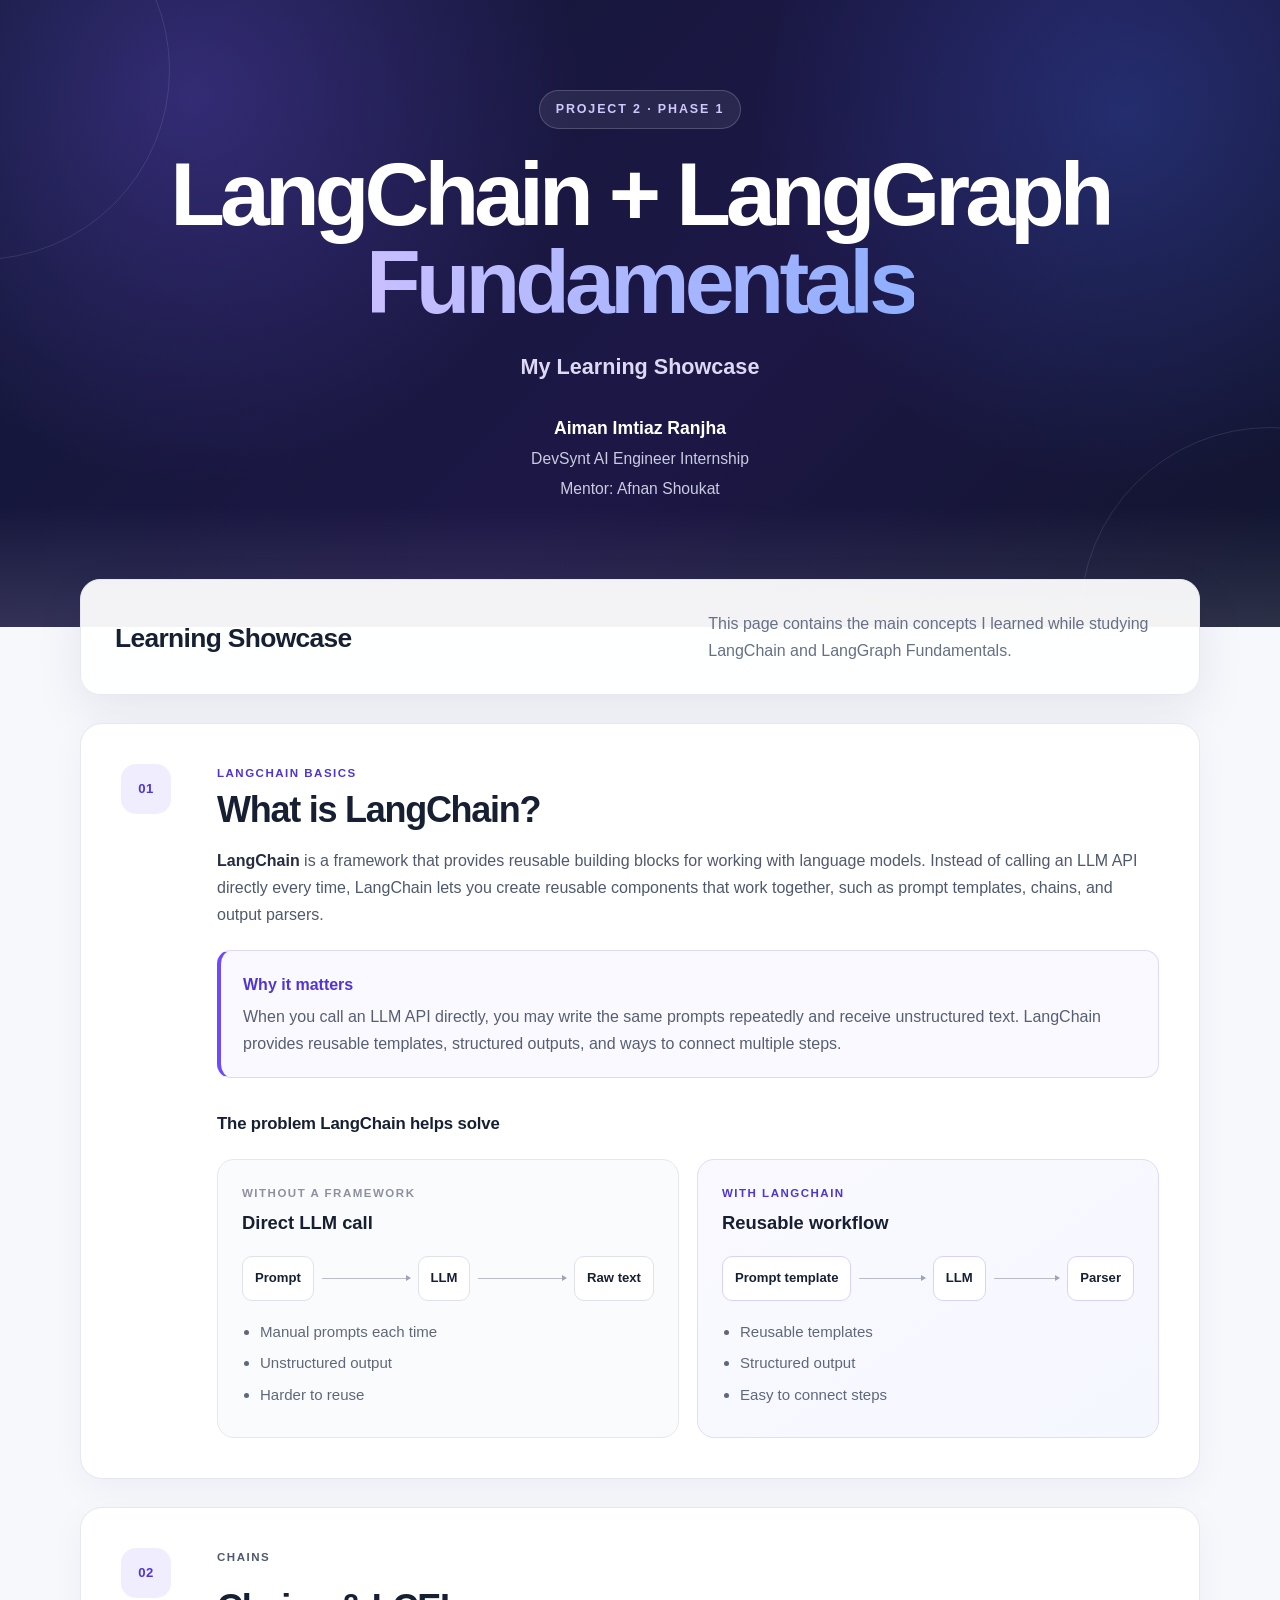
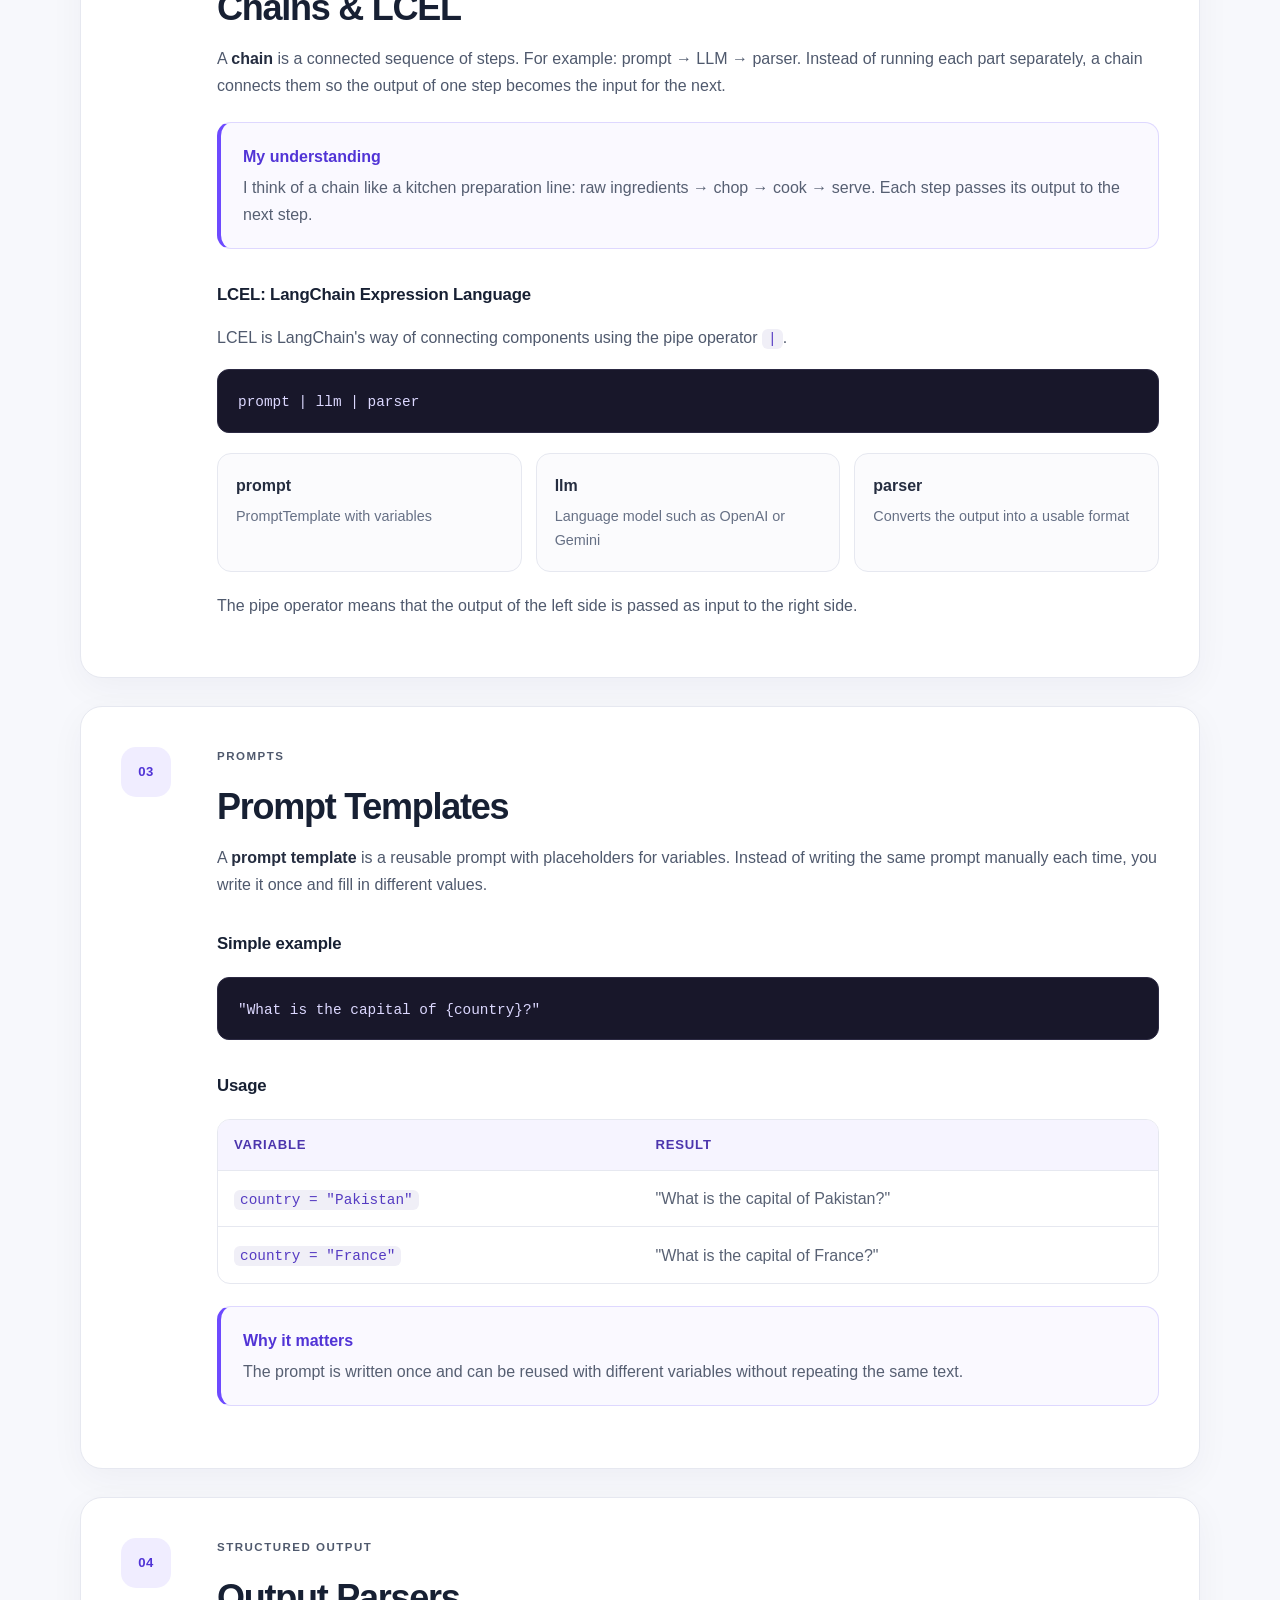
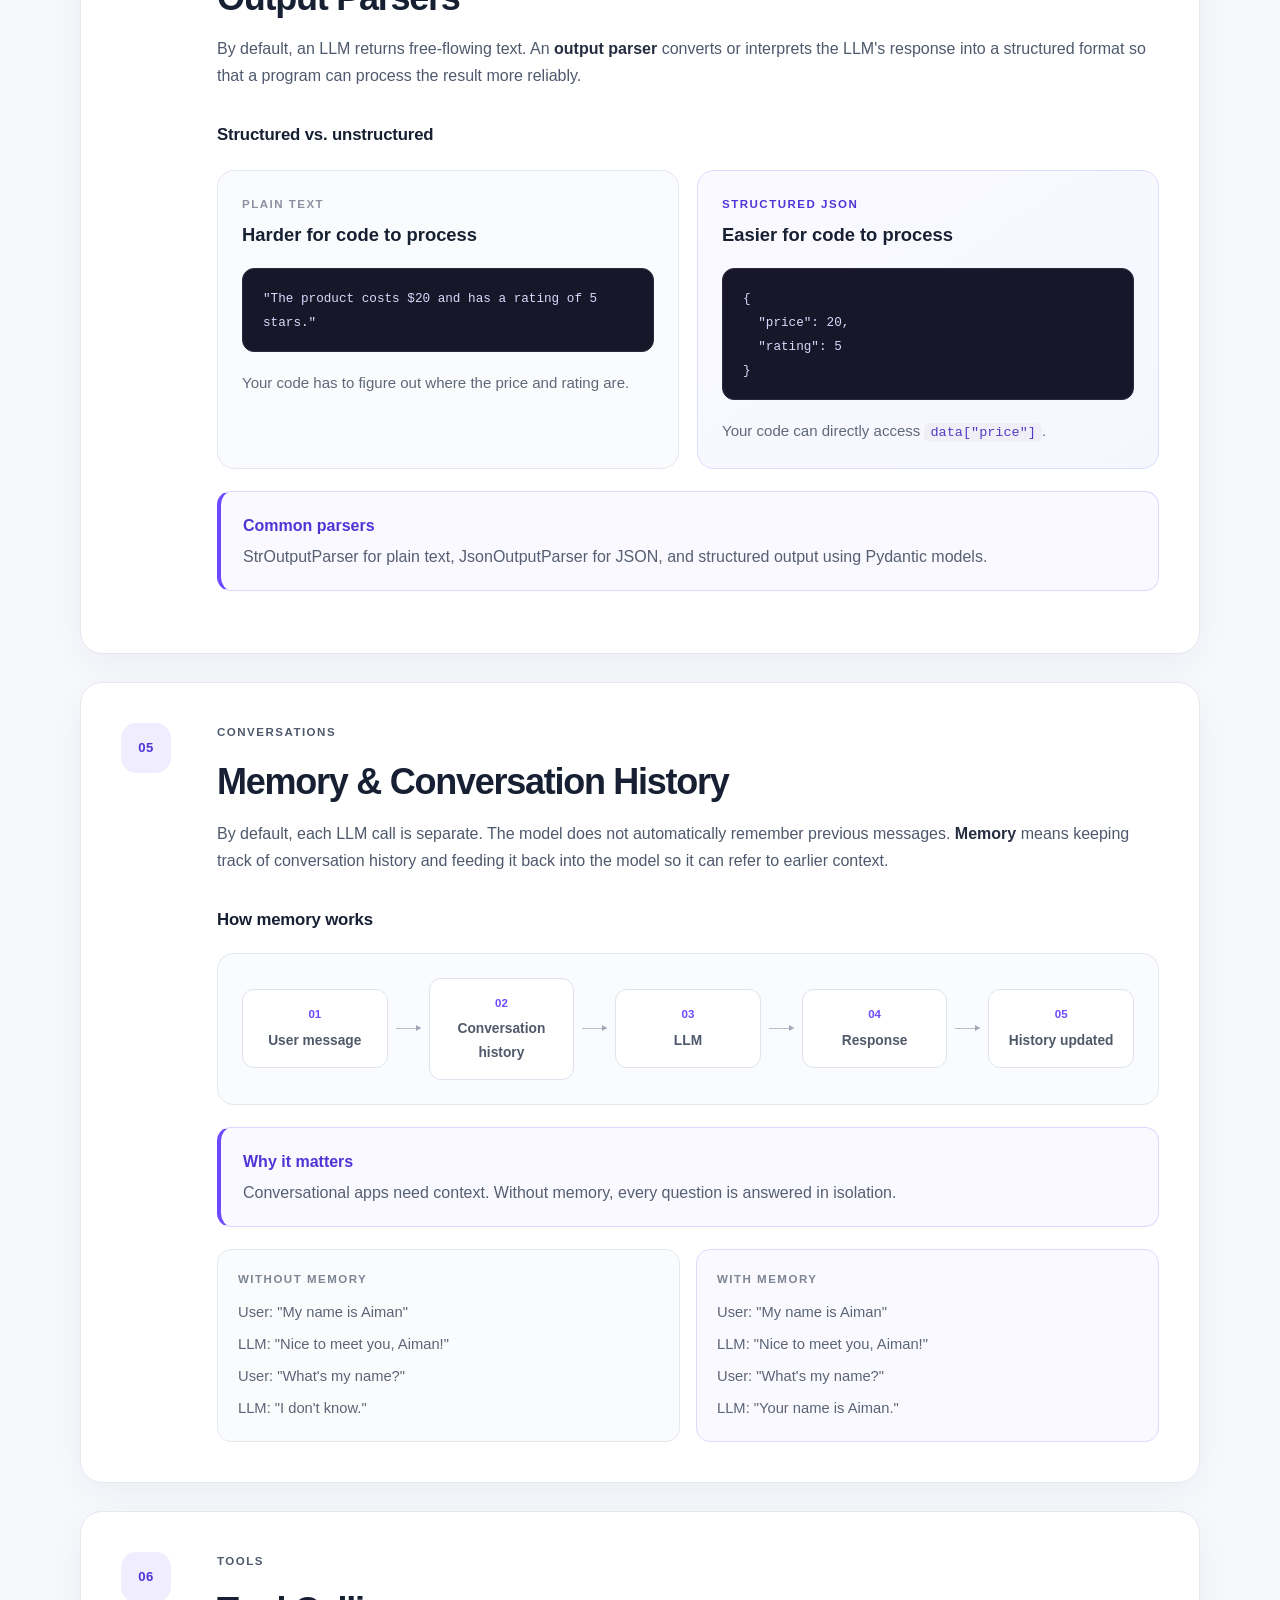
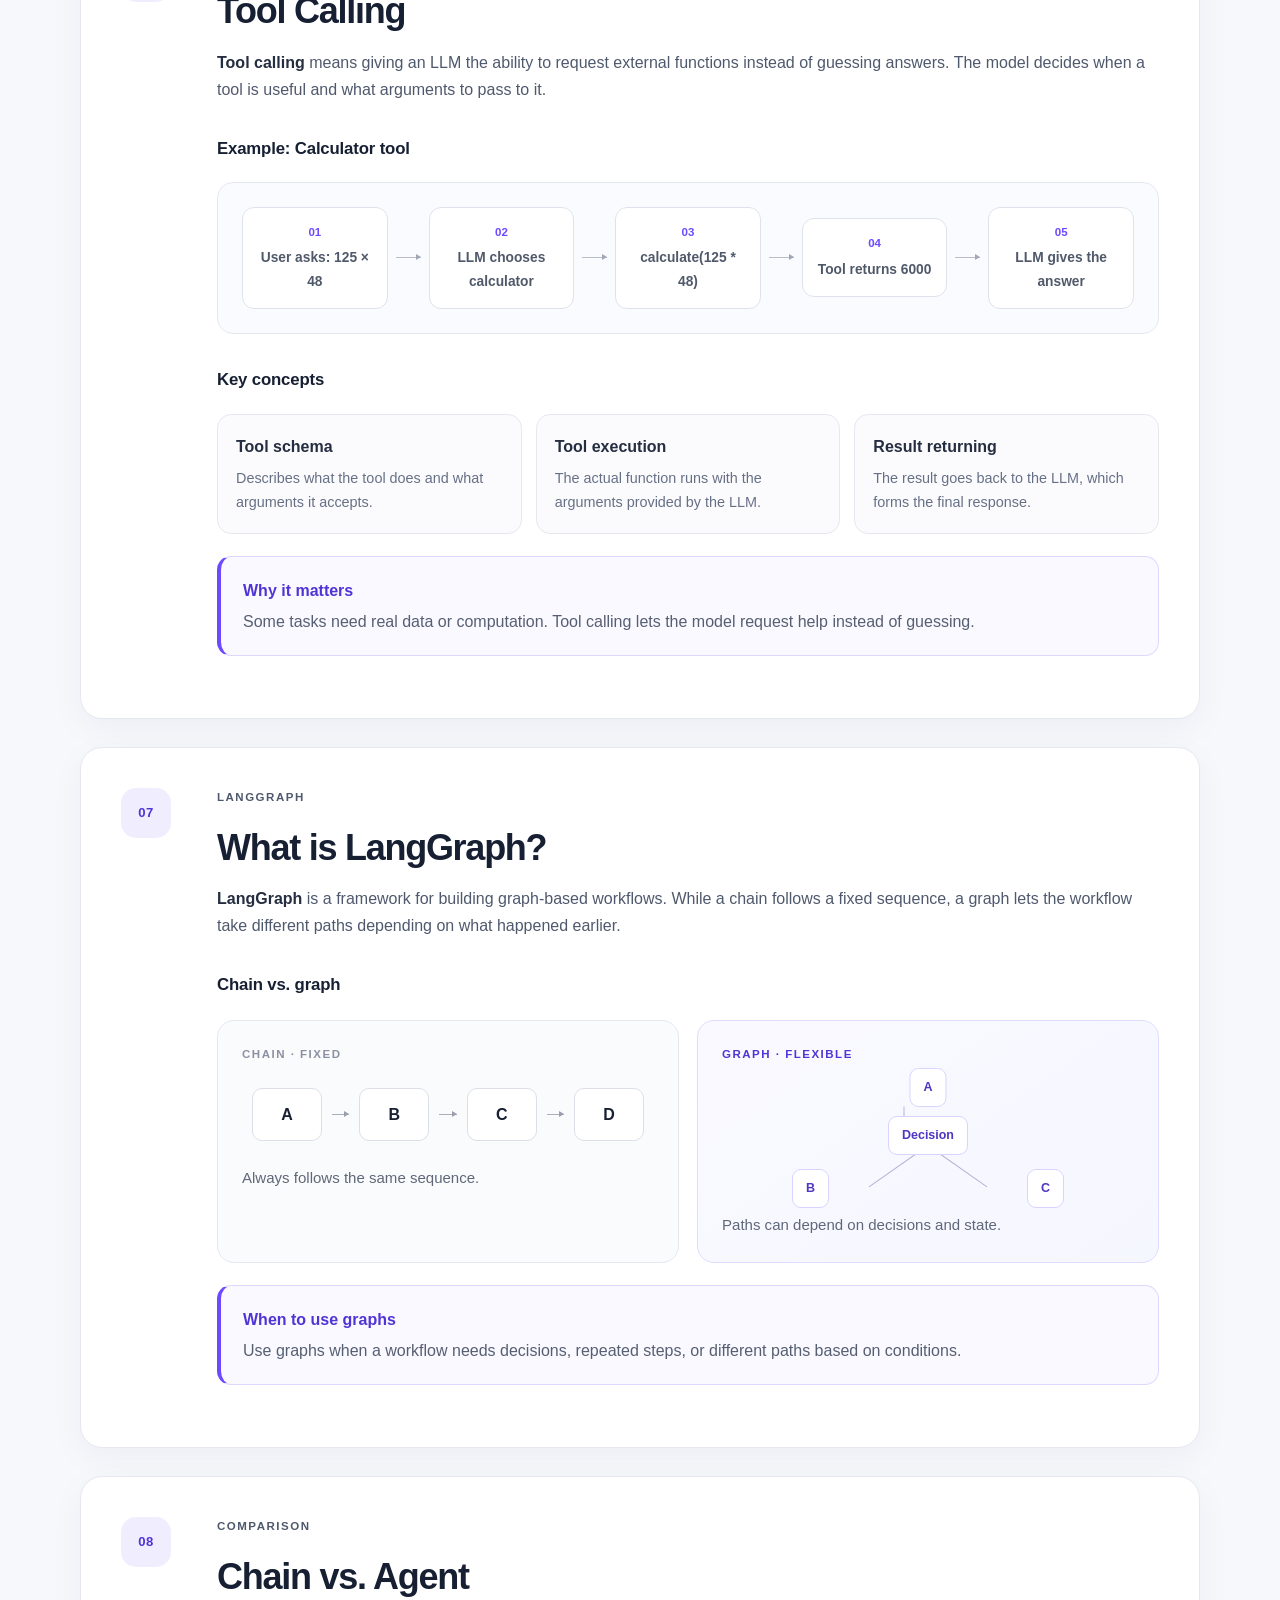
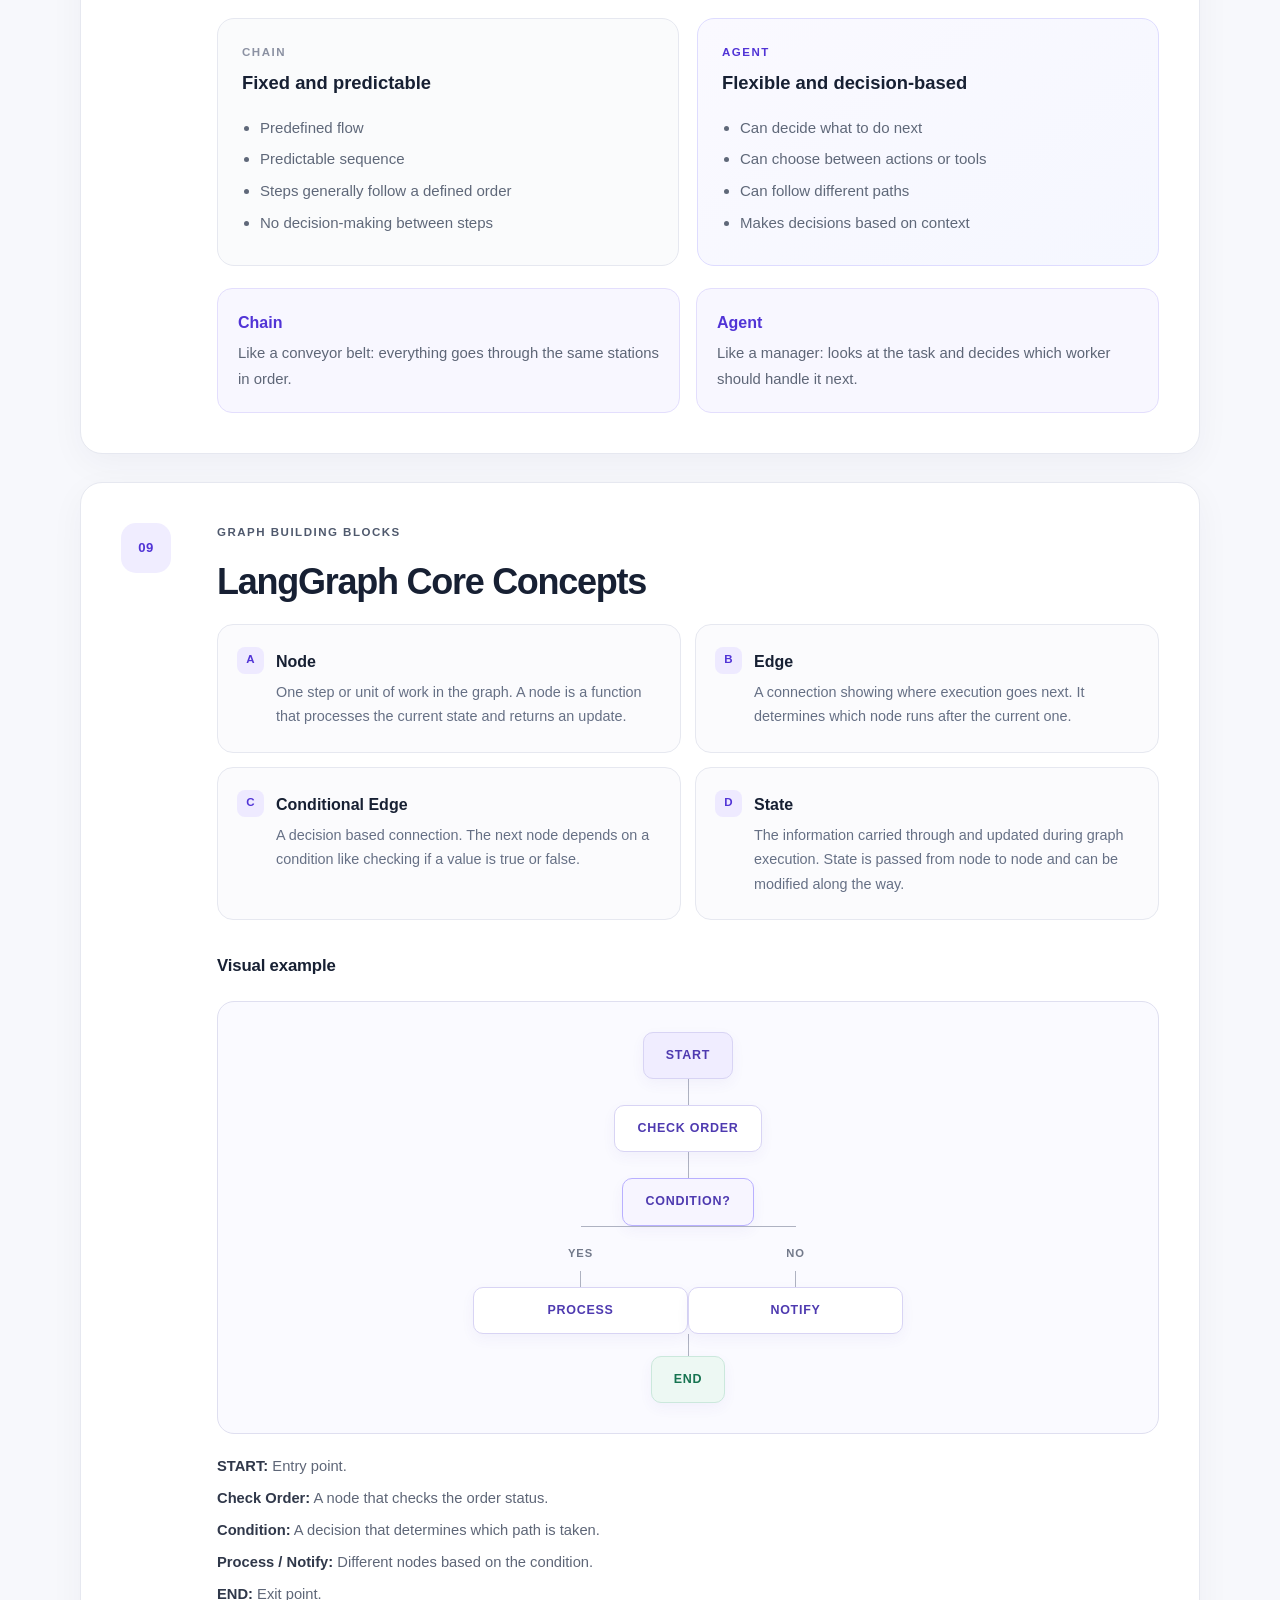
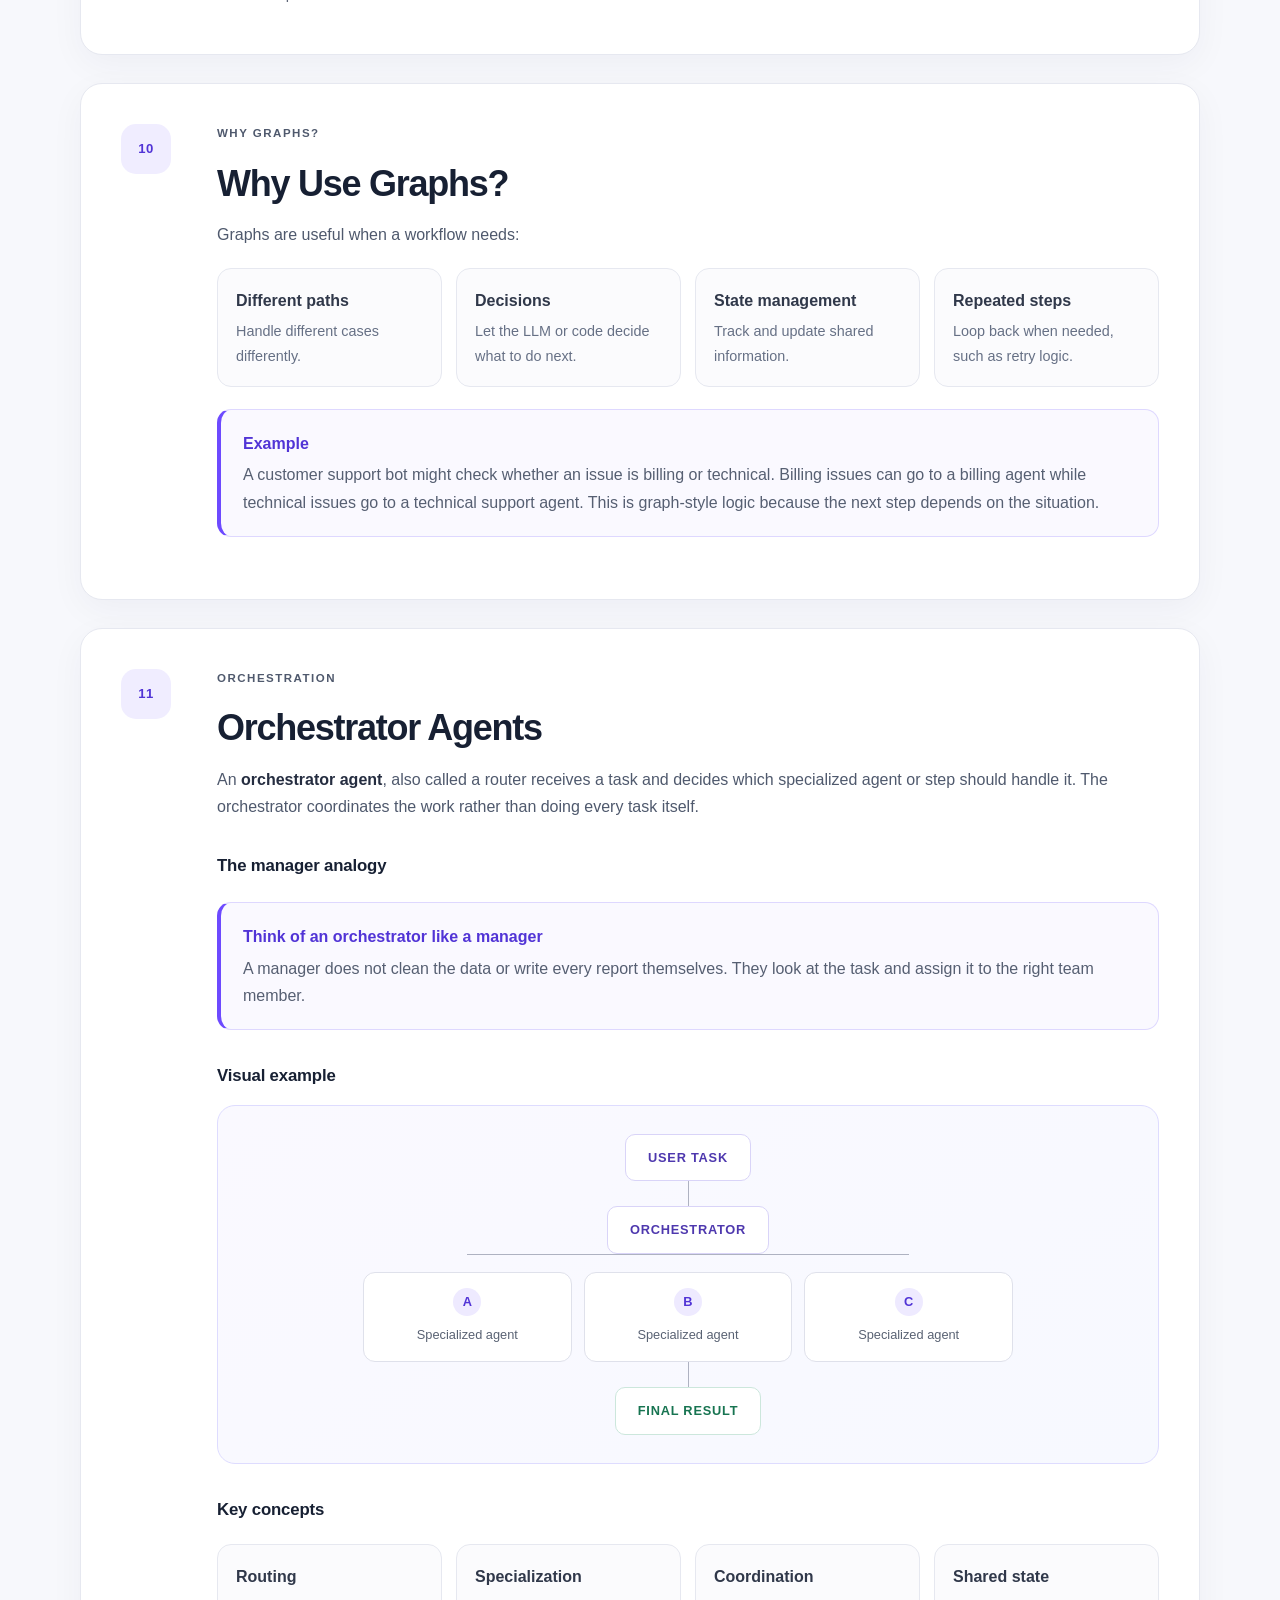
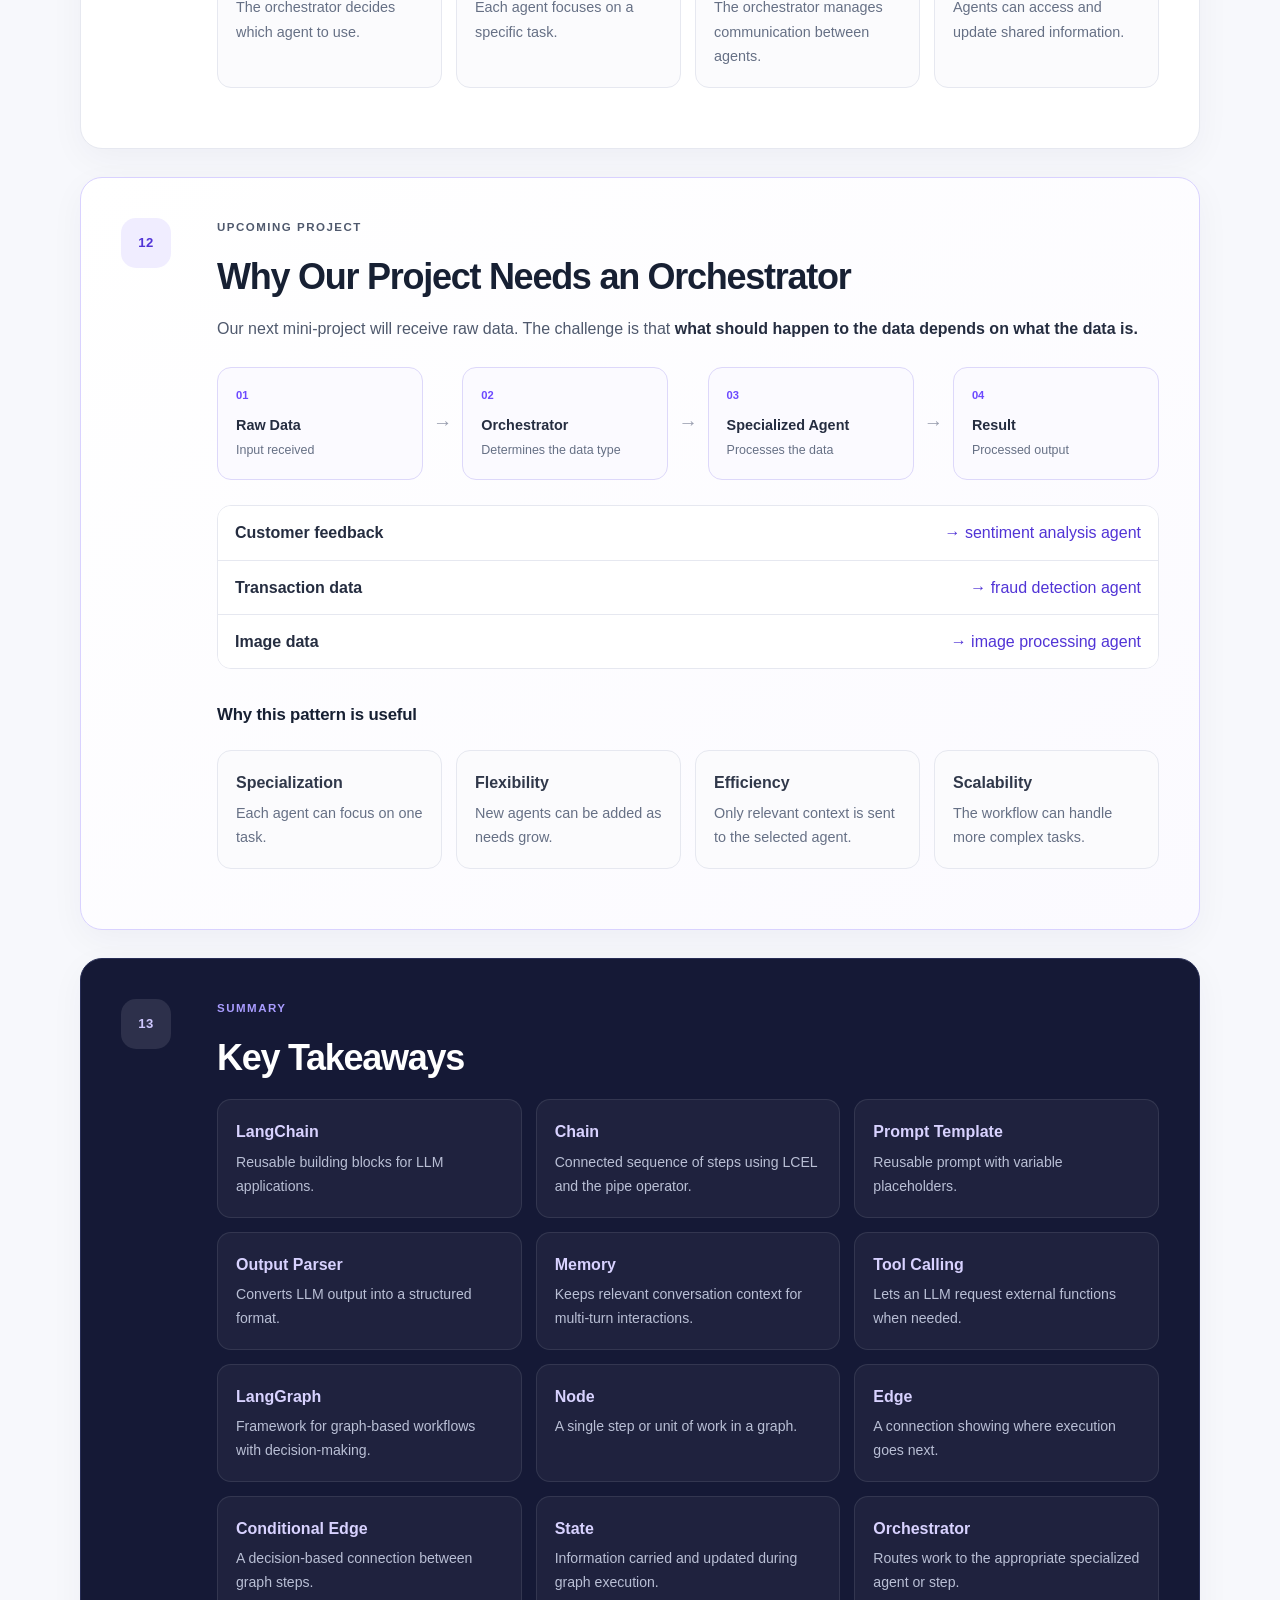
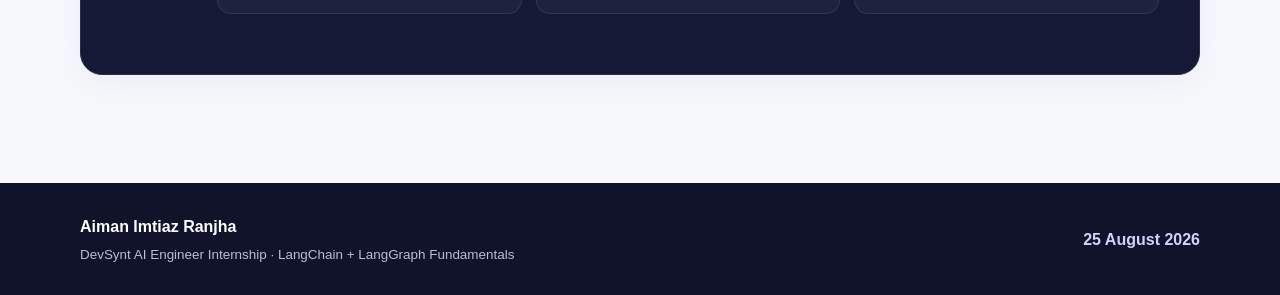
<file: AI_Project2_Phase1/index.html>
<!DOCTYPE html>
<html lang="en">
<head>
  <meta charset="UTF-8">
  <meta name="viewport" content="width=device-width, initial-scale=1.0">
  <meta name="description" content="Aiman Imtiaz Ranjha  learning showcase for LangChain and LangGraph fundamentals.">
  <title>LangChain + LangGraph Fundamentals | Aiman Imtiaz Ranjha</title>
  <link rel="stylesheet" href="style.css">
</head>
<body>

<header class="hero">
  <div class="hero-orb hero-orb-one"></div>
  <div class="hero-orb hero-orb-two"></div>

  <div class="hero-inner">
    <p class="eyebrow">PROJECT 2 · PHASE 1</p>
    <h1>LangChain + LangGraph<br><span>Fundamentals</span></h1>
    <p class="hero-subtitle">My Learning Showcase</p>

    <div class="identity">
      <strong>Aiman Imtiaz Ranjha</strong>
      <span>DevSynt AI Engineer Internship</span>
      <span>Mentor: Afnan Shoukat</span>
    </div>

    <p class="hero-description">
     
    </p>
  </div>
</header>

<main class="page">

  <section class="intro-strip">
    <div>
       
        <h2>Learning Showcase</h2>
    </div>
    <p>
      This page contains the main concepts I learned while studying
      LangChain and LangGraph Fundamentals.
    </p>
  </section>

  <!-- 01 -->
  <section class="section-card">
    <div class="section-number">01</div>
    <div class="section-main">
      <div class="section-heading">
        <div>
          <p class="kicker">LANGCHAIN BASICS</p>
          <h2>What is LangChain?</h2>
        </div>
      </div>

      <p>
        <strong>LangChain</strong> is a framework that provides reusable building
        blocks for working with language models. Instead of calling an LLM API
        directly every time, LangChain lets you create reusable components that
        work together, such as prompt templates, chains, and output parsers.
      </p>

      <div class="note">
        <strong>Why it matters</strong>
        <p>
          When you call an LLM API directly, you may write the same prompts
          repeatedly and receive unstructured text. LangChain provides reusable
          templates, structured outputs, and ways to connect multiple steps.
        </p>
      </div>

      <h3>The problem LangChain helps solve</h3>
      <div class="compare-grid">
        <div class="compare-card muted-card">
          <div class="card-label">WITHOUT A FRAMEWORK</div>
          <h4>Direct LLM call</h4>
          <div class="flow horizontal">
            <div class="flow-node">Prompt</div>
            <span class="flow-line"></span>
            <div class="flow-node">LLM</div>
            <span class="flow-line"></span>
            <div class="flow-node">Raw text</div>
          </div>
          <ul>
            <li>Manual prompts each time</li>
            <li>Unstructured output</li>
            <li>Harder to reuse</li>
          </ul>
        </div>

        <div class="compare-card accent-card">
          <div class="card-label">WITH LANGCHAIN</div>
          <h4>Reusable workflow</h4>
          <div class="flow horizontal">
            <div class="flow-node">Prompt template</div>
            <span class="flow-line"></span>
            <div class="flow-node">LLM</div>
            <span class="flow-line"></span>
            <div class="flow-node">Parser</div>
          </div>
          <ul>
            <li>Reusable templates</li>
            <li>Structured output</li>
            <li>Easy to connect steps</li>
          </ul>
        </div>
      </div>
    </div>
  </section>

  <!-- 02 -->
  <section class="section-card">
    <div class="section-number">02</div>
    <div class="section-main">
      <p class="kicker">CHAINS</p>
      <h2>Chains &amp; LCEL</h2>
      <p>
        A <strong>chain</strong> is a connected sequence of steps. For example:
        prompt → LLM → parser. Instead of running each part separately, a chain
        connects them so the output of one step becomes the input for the next.
      </p>

      <div class="note">
        <strong>My understanding</strong>
        <p>
          I think of a chain like a kitchen preparation line:
          raw ingredients → chop → cook → serve. Each step passes its output
          to the next step.
        </p>
      </div>

      <h3>LCEL: LangChain Expression Language</h3>
      <p>
        LCEL is LangChain's way of connecting components using the pipe operator
        <code>|</code>.
      </p>

      <div class="code-block"><code>prompt | llm | parser</code></div>

      <div class="three-columns">
        <div><strong>prompt</strong><span>PromptTemplate with variables</span></div>
        <div><strong>llm</strong><span>Language model such as OpenAI or Gemini</span></div>
        <div><strong>parser</strong><span>Converts the output into a usable format</span></div>
      </div>

      <p>
        The pipe operator means that the output of the left side is passed as
        input to the right side.
      </p>
    </div>
  </section>

  <!-- 03 -->
  <section class="section-card">
    <div class="section-number">03</div>
    <div class="section-main">
      <p class="kicker">PROMPTS</p>
      <h2>Prompt Templates</h2>
      <p>
        A <strong>prompt template</strong> is a reusable prompt with placeholders
        for variables. Instead of writing the same prompt manually each time,
        you write it once and fill in different values.
      </p>

      <h3>Simple example</h3>
      <div class="code-block"><code>"What is the capital of {country}?"</code></div>

      <h3>Usage</h3>
      <table>
        <thead>
          <tr><th>Variable</th><th>Result</th></tr>
        </thead>
        <tbody>
          <tr><td><code>country = "Pakistan"</code></td><td>"What is the capital of Pakistan?"</td></tr>
          <tr><td><code>country = "France"</code></td><td>"What is the capital of France?"</td></tr>
        </tbody>
      </table>

      <div class="note">
        <strong>Why it matters</strong>
        <p>
          The prompt is written once and can be reused with different variables
          without repeating the same text.
        </p>
      </div>
    </div>
  </section>

  <!-- 04 -->
  <section class="section-card">
    <div class="section-number">04</div>
    <div class="section-main">
      <p class="kicker">STRUCTURED OUTPUT</p>
      <h2>Output Parsers</h2>
      <p>
        By default, an LLM returns free-flowing text. An <strong>output parser</strong>
        converts or interprets the LLM's response into a structured format so
        that a program can process the result more reliably.
      </p>

      <h3>Structured vs. unstructured</h3>
      <div class="compare-grid">
        <div class="compare-card muted-card">
          <div class="card-label">PLAIN TEXT</div>
          <h4>Harder for code to process</h4>
          <div class="code-block small"><code>"The product costs $20 and has a rating of 5 stars."</code></div>
          <p>Your code has to figure out where the price and rating are.</p>
        </div>
        <div class="compare-card accent-card">
          <div class="card-label">STRUCTURED JSON</div>
          <h4>Easier for code to process</h4>
          <div class="code-block small"><code>{<br>&nbsp;&nbsp;"price": 20,<br>&nbsp;&nbsp;"rating": 5<br>}</code></div>
          <p>Your code can directly access <code>data["price"]</code>.</p>
        </div>
      </div>

      <div class="note">
        <strong>Common parsers</strong>
        <p>
          StrOutputParser for plain text, JsonOutputParser for JSON, and
          structured output using Pydantic models.
        </p>
      </div>
    </div>
  </section>

  <!-- 05 -->
  <section class="section-card">
    <div class="section-number">05</div>
    <div class="section-main">
      <p class="kicker">CONVERSATIONS</p>
      <h2>Memory &amp; Conversation History</h2>
      <p>
        By default, each LLM call is separate. The model does not automatically
        remember previous messages. <strong>Memory</strong> means keeping track
        of conversation history and feeding it back into the model so it can
        refer to earlier context.
      </p>

      <h3>How memory works</h3>
      <div class="process">
        <div class="process-step"><b>01</b><span>User message</span></div>
        <div class="process-connector"></div>
        <div class="process-step"><b>02</b><span>Conversation history</span></div>
        <div class="process-connector"></div>
        <div class="process-step"><b>03</b><span>LLM</span></div>
        <div class="process-connector"></div>
        <div class="process-step"><b>04</b><span>Response</span></div>
        <div class="process-connector"></div>
        <div class="process-step"><b>05</b><span>History updated</span></div>
      </div>

      <div class="note">
        <strong>Why it matters</strong>
        <p>Conversational apps need context. Without memory, every question is answered in isolation.</p>
      </div>

      <div class="example-grid">
        <div>
          <span class="example-label">WITHOUT MEMORY</span>
          <p>User: "My name is Aiman"</p>
          <p>LLM: "Nice to meet you, Aiman!"</p>
          <p>User: "What's my name?"</p>
          <p>LLM: "I don't know."</p>
        </div>
        <div>
          <span class="example-label">WITH MEMORY</span>
          <p>User: "My name is Aiman"</p>
          <p>LLM: "Nice to meet you, Aiman!"</p>
          <p>User: "What's my name?"</p>
          <p>LLM: "Your name is Aiman."</p>
        </div>
      </div>
    </div>
  </section>

  <!-- 06 -->
  <section class="section-card">
    <div class="section-number">06</div>
    <div class="section-main">
      <p class="kicker">TOOLS</p>
      <h2>Tool Calling</h2>
      <p>
        <strong>Tool calling</strong> means giving an LLM the ability to request
        external functions instead of guessing answers. The model decides when
        a tool is useful and what arguments to pass to it.
      </p>

      <h3>Example: Calculator tool</h3>
      <div class="process tool-process">
        <div class="process-step"><b>01</b><span>User asks: 125 × 48</span></div>
        <div class="process-connector"></div>
        <div class="process-step"><b>02</b><span>LLM chooses calculator</span></div>
        <div class="process-connector"></div>
        <div class="process-step"><b>03</b><span>calculate(125 * 48)</span></div>
        <div class="process-connector"></div>
        <div class="process-step"><b>04</b><span>Tool returns 6000</span></div>
        <div class="process-connector"></div>
        <div class="process-step"><b>05</b><span>LLM gives the answer</span></div>
      </div>

      <h3>Key concepts</h3>
      <div class="three-columns">
        <div><strong>Tool schema</strong><span>Describes what the tool does and what arguments it accepts.</span></div>
        <div><strong>Tool execution</strong><span>The actual function runs with the arguments provided by the LLM.</span></div>
        <div><strong>Result returning</strong><span>The result goes back to the LLM, which forms the final response.</span></div>
      </div>

      <div class="note">
        <strong>Why it matters</strong>
        <p>
          Some tasks need real data or computation. Tool calling lets the model
          request help instead of guessing.
        </p>
      </div>
    </div>
  </section>

  <!-- 07 -->
  <section class="section-card">
    <div class="section-number">07</div>
    <div class="section-main">
      <p class="kicker">LANGGRAPH</p>
      <h2>What is LangGraph?</h2>
      <p>
        <strong>LangGraph</strong> is a framework for building graph-based
        workflows. While a chain follows a fixed sequence, a graph lets the
        workflow take different paths depending on what happened earlier.
      </p>

      <h3>Chain vs. graph</h3>
      <div class="compare-grid">
        <div class="compare-card muted-card">
          <div class="card-label">CHAIN · FIXED</div>
          <div class="diagram flow-chain">
            <span>A</span><i></i><span>B</span><i></i><span>C</span><i></i><span>D</span>
          </div>
          <p>Always follows the same sequence.</p>
        </div>

        <div class="compare-card accent-card">
          <div class="card-label">GRAPH · FLEXIBLE</div>
          <div class="graph-mini">
            <span class="g-node top">A</span>
            <span class="g-line down"></span>
            <span class="g-node middle">Decision</span>
            <span class="g-branch left"></span>
            <span class="g-branch right"></span>
            <span class="g-node bottom-left">B</span>
            <span class="g-node bottom-right">C</span>
          </div>
          <p>Paths can depend on decisions and state.</p>
        </div>
      </div>

      <div class="note">
        <strong>When to use graphs</strong>
        <p>
          Use graphs when a workflow needs decisions, repeated steps, or
          different paths based on conditions.
        </p>
      </div>
    </div>
  </section>

  <!-- 08 -->
  <section class="section-card">
    <div class="section-number">08</div>
    <div class="section-main">
      <p class="kicker">COMPARISON</p>
      <h2>Chain vs. Agent</h2>

      <div class="compare-grid">
        <div class="compare-card muted-card">
          <div class="card-label">CHAIN</div>
          <h4>Fixed and predictable</h4>
          <ul>
            <li>Predefined flow</li>
            <li>Predictable sequence</li>
            <li>Steps generally follow a defined order</li>
            <li>No decision-making between steps</li>
          </ul>
        </div>

        <div class="compare-card accent-card">
          <div class="card-label">AGENT</div>
          <h4>Flexible and decision-based</h4>
          <ul>
            <li>Can decide what to do next</li>
            <li>Can choose between actions or tools</li>
            <li>Can follow different paths</li>
            <li>Makes decisions based on context</li>
          </ul>
        </div>
      </div>

      <div class="analogy">
        <div><strong>Chain</strong><span>Like a conveyor belt: everything goes through the same stations in order.</span></div>
        <div><strong>Agent</strong><span>Like a manager: looks at the task and decides which worker should handle it next.</span></div>
      </div>
    </div>
  </section>

  <!-- 09 -->
  <section class="section-card">
    <div class="section-number">09</div>
    <div class="section-main">
      <p class="kicker">GRAPH BUILDING BLOCKS</p>
      <h2>LangGraph Core Concepts</h2>

      <div class="concept-grid">
        <div class="concept-card">
          <span class="concept-index">A</span>
          <h4>Node</h4>
          <p>One step or unit of work in the graph. A node is a function that processes the current state and returns an update.</p>
        </div>
        <div class="concept-card">
          <span class="concept-index">B</span>
          <h4>Edge</h4>
          <p>A connection showing where execution goes next. It determines which node runs after the current one.</p>
        </div>
        <div class="concept-card">
          <span class="concept-index">C</span>
          <h4>Conditional Edge</h4>
          <p>A decision based connection. The next node depends on a condition like checking if a value is true or false.</p>
        </div>
        <div class="concept-card">
          <span class="concept-index">D</span>
          <h4>State</h4>
          <p>The information carried through and updated during graph execution. State is passed from node to node and can be modified along the way.</p>
        </div>
      </div>

      <h3>Visual example</h3>
      <div class="graph-diagram">
        <div class="graph-row">
          <div class="graph-box start">START</div>
        </div>
        <div class="graph-arrow"></div>
        <div class="graph-row">
          <div class="graph-box">CHECK ORDER</div>
        </div>
        <div class="graph-arrow"></div>
        <div class="graph-row">
          <div class="graph-box decision">CONDITION?</div>
        </div>
        <div class="branch-row">
          <div class="branch">
            <span class="branch-label">YES</span>
            <div class="branch-line"></div>
            <div class="graph-box">PROCESS</div>
          </div>
          <div class="branch">
            <span class="branch-label">NO</span>
            <div class="branch-line"></div>
            <div class="graph-box">NOTIFY</div>
          </div>
        </div>
        <div class="merge-line"></div>
        <div class="graph-row">
          <div class="graph-box end">END</div>
        </div>
      </div>

      <div class="definition-list">
        <p><strong>START:</strong> Entry point.</p>
        <p><strong>Check Order:</strong> A node that checks the order status.</p>
        <p><strong>Condition:</strong> A decision that determines which path is taken.</p>
        <p><strong>Process / Notify:</strong> Different nodes based on the condition.</p>
        <p><strong>END:</strong> Exit point.</p>
      </div>
    </div>
  </section>

  <!-- 10 -->
  <section class="section-card">
    <div class="section-number">10</div>
    <div class="section-main">
      <p class="kicker">WHY GRAPHS?</p>
      <h2>Why Use Graphs?</h2>
      <p>Graphs are useful when a workflow needs:</p>

      <div class="feature-grid">
        <div><strong>Different paths</strong><span>Handle different cases differently.</span></div>
        <div><strong>Decisions</strong><span>Let the LLM or code decide what to do next.</span></div>
        <div><strong>State management</strong><span>Track and update shared information.</span></div>
        <div><strong>Repeated steps</strong><span>Loop back when needed, such as retry logic.</span></div>
      </div>

      <div class="note">
        <strong>Example</strong>
        <p>
          A customer support bot might check whether an issue is billing or
          technical. Billing issues can go to a billing agent while technical
          issues go to a technical support agent. This is graph-style logic
          because the next step depends on the situation.
        </p>
      </div>
    </div>
  </section>

  <!-- 11 -->
  <section class="section-card">
    <div class="section-number">11</div>
    <div class="section-main">
      <p class="kicker">ORCHESTRATION</p>
      <h2>Orchestrator Agents</h2>
      <p>
        An <strong>orchestrator agent</strong>, also called a router receives a
        task and decides which specialized agent or step should handle it.
        The orchestrator coordinates the work rather than doing every task itself.
      </p>

      <h3>The manager analogy</h3>
      <div class="note">
        <strong>Think of an orchestrator like a manager</strong>
        <p>
          A manager does not clean the data or write every report themselves.
          They look at the task and assign it to the right team member.
        </p>
      </div>

      <h3>Visual example</h3>
      <div class="orchestrator">
        <div class="orch-node main">USER TASK</div>
        <div class="orch-arrow"></div>
        <div class="orch-node main">ORCHESTRATOR</div>
        <div class="orch-split">
          <div class="orch-agent"><span>A</span>Specialized agent</div>
          <div class="orch-agent"><span>B</span>Specialized agent</div>
          <div class="orch-agent"><span>C</span>Specialized agent</div>
        </div>
        <div class="orch-arrow"></div>
        <div class="orch-node result">FINAL RESULT</div>
      </div>

      <h3>Key concepts</h3>
      <div class="feature-grid">
        <div><strong>Routing</strong><span>The orchestrator decides which agent to use.</span></div>
        <div><strong>Specialization</strong><span>Each agent focuses on a specific task.</span></div>
        <div><strong>Coordination</strong><span>The orchestrator manages communication between agents.</span></div>
        <div><strong>Shared state</strong><span>Agents can access and update shared information.</span></div>
      </div>
    </div>
  </section>

  <!-- 12 -->
  <section class="section-card featured-section">
    <div class="section-number">12</div>
    <div class="section-main">
      <p class="kicker">UPCOMING PROJECT</p>
      <h2>Why Our Project Needs an Orchestrator</h2>
      <p>
        Our next mini-project will receive raw data. The challenge is that
        <strong>what should happen to the data depends on what the data is.</strong>
      </p>

      <div class="route">
        <div class="route-step"><b>01</b><strong>Raw Data</strong><span>Input received</span></div>
        <div class="route-arrow">→</div>
        <div class="route-step"><b>02</b><strong>Orchestrator</strong><span>Determines the data type</span></div>
        <div class="route-arrow">→</div>
        <div class="route-step"><b>03</b><strong>Specialized Agent</strong><span>Processes the data</span></div>
        <div class="route-arrow">→</div>
        <div class="route-step"><b>04</b><strong>Result</strong><span>Processed output</span></div>
      </div>

      <div class="example-list">
        <p><strong>Customer feedback</strong><span>→ sentiment analysis agent</span></p>
        <p><strong>Transaction data</strong><span>→ fraud detection agent</span></p>
        <p><strong>Image data</strong><span>→ image processing agent</span></p>
      </div>

      <h3>Why this pattern is useful</h3>
      <div class="feature-grid">
        <div><strong>Specialization</strong><span>Each agent can focus on one task.</span></div>
        <div><strong>Flexibility</strong><span>New agents can be added as needs grow.</span></div>
        <div><strong>Efficiency</strong><span>Only relevant context is sent to the selected agent.</span></div>
        <div><strong>Scalability</strong><span>The workflow can handle more complex tasks.</span></div>
      </div>
    </div>
  </section>

  <!-- 13 -->
  <section class="section-card takeaways">
    <div class="section-number">13</div>
    <div class="section-main">
      <p class="kicker">SUMMARY</p>
      <h2>Key Takeaways</h2>

      <div class="takeaway-grid">
        <div><strong>LangChain</strong><span>Reusable building blocks for LLM applications.</span></div>
        <div><strong>Chain</strong><span>Connected sequence of steps using LCEL and the pipe operator.</span></div>
        <div><strong>Prompt Template</strong><span>Reusable prompt with variable placeholders.</span></div>
        <div><strong>Output Parser</strong><span>Converts LLM output into a structured format.</span></div>
        <div><strong>Memory</strong><span>Keeps relevant conversation context for multi-turn interactions.</span></div>
        <div><strong>Tool Calling</strong><span>Lets an LLM request external functions when needed.</span></div>
        <div><strong>LangGraph</strong><span>Framework for graph-based workflows with decision-making.</span></div>
        <div><strong>Node</strong><span>A single step or unit of work in a graph.</span></div>
        <div><strong>Edge</strong><span>A connection showing where execution goes next.</span></div>
        <div><strong>Conditional Edge</strong><span>A decision-based connection between graph steps.</span></div>
        <div><strong>State</strong><span>Information carried and updated during graph execution.</span></div>
        <div><strong>Orchestrator</strong><span>Routes work to the appropriate specialized agent or step.</span></div>
      </div>
    </div>
  </section>

</main>

<footer class="footer">
  <div>
    <strong>Aiman Imtiaz Ranjha</strong>
    <span>DevSynt AI Engineer Internship · LangChain + LangGraph Fundamentals</span>
  </div>
  <time datetime="2026-08-25">25 August 2026</time>
</footer>

</body>
</html>
</file>
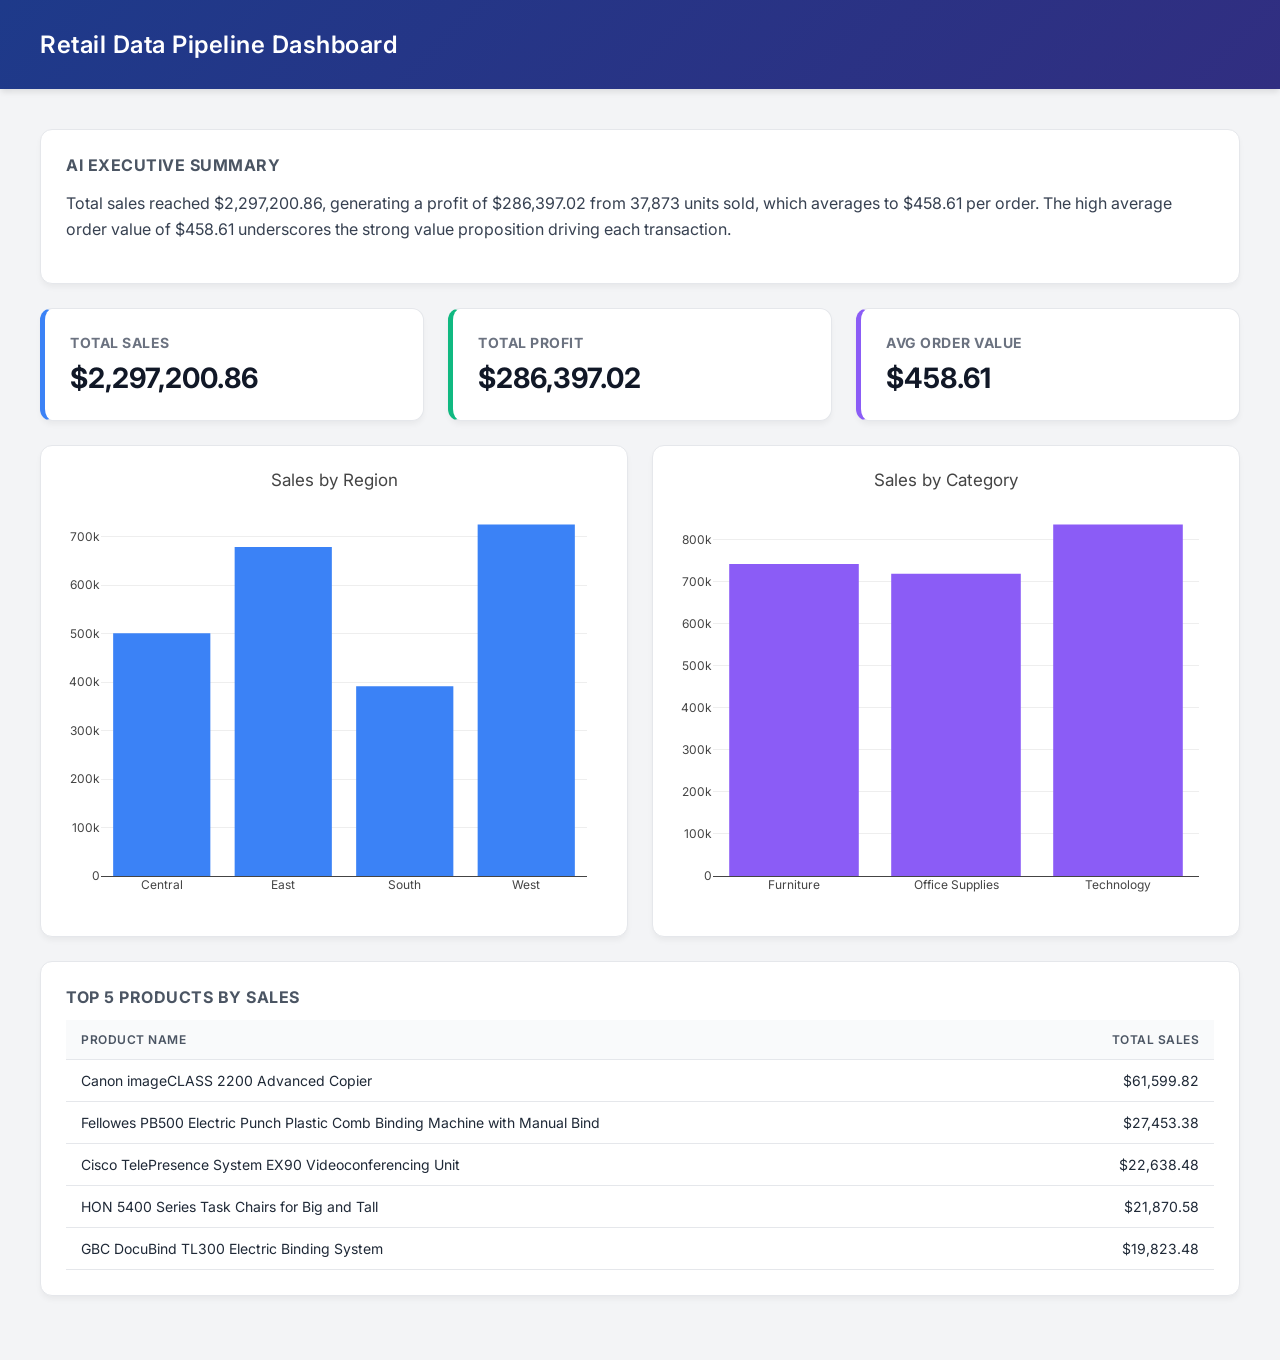
<file: project2-phase2/dashboard.html>
<!DOCTYPE html>
    <html lang="en">
    <head>
        <meta charset="UTF-8">
        <title>Retail Dashboard</title>
        <script src="https://cdn.plot.ly/plotly-latest.min.js"></script>
        <link href="https://fonts.googleapis.com/css2?family=Inter:wght@300;400;600;700&display=swap" rel="stylesheet">
        <style>
            body { font-family: 'Inter', sans-serif; margin: 0; background: #f3f4f6; color: #1f2937; }
            .header { background: linear-gradient(135deg, #1e3a8a 0%, #312e81 100%); color: white; padding: 30px 40px; box-shadow: 0 4px 6px -1px rgba(0, 0, 0, 0.1); }
            .header h1 { margin: 0; font-size: 24px; font-weight: 600; letter-spacing: 0.5px; }
            .container { padding: 40px; max-width: 1400px; margin: 0 auto; }
            .card { background: white; padding: 25px; border-radius: 12px; margin-bottom: 24px; box-shadow: 0 4px 6px -1px rgba(0,0,0,0.05); border: 1px solid #e5e7eb; }
            .card h2 { margin-top: 0; font-size: 16px; color: #4b5563; text-transform: uppercase; letter-spacing: 0.5px; }
            .summary-text { font-size: 16px; line-height: 1.6; color: #374151; }
            .metrics { display: flex; gap: 24px; margin-bottom: 24px; }
            .metric { background: white; padding: 25px; border-radius: 12px; flex: 1; box-shadow: 0 4px 6px -1px rgba(0,0,0,0.05); border: 1px solid #e5e7eb; border-left: 5px solid #3b82f6; }
            .metric h3 { color: #6b7280; margin: 0 0 10px 0; font-size: 14px; text-transform: uppercase; letter-spacing: 0.5px; }
            .metric h2 { margin: 0; font-size: 28px; color: #111827; font-weight: 700; }
            .charts { display: flex; flex-wrap: wrap; gap: 24px; margin-bottom: 24px; }
            .chart-container { background: white; padding: 20px; border-radius: 12px; flex: 1; min-width: 450px; box-shadow: 0 4px 6px -1px rgba(0,0,0,0.05); border: 1px solid #e5e7eb; }
            table { width: 100%; border-collapse: collapse; margin-top: 10px; }
            th, td { padding: 12px 15px; text-align: left; border-bottom: 1px solid #e5e7eb; font-size: 14px; }
            th { background-color: #f9fafb; font-weight: 600; color: #4b5563; text-transform: uppercase; font-size: 12px; letter-spacing: 0.5px; }
            tr:hover { background-color: #f9fafb; }
        </style>
    </head>
    <body>
        <div class="header">
            <h1>Retail Data Pipeline Dashboard</h1>
        </div>
        <div class="container">
            <div class="card">
                <h2>AI Executive Summary</h2>
                <p class="summary-text">Total sales reached $2,297,200.86, generating a profit of $286,397.02 from 37,873 units sold, which averages to $458.61 per order. The high average order value of $458.61 underscores the strong value proposition driving each transaction.</p>
            </div>

            <div class="metrics">
                <div class="metric" style="border-left-color: #3b82f6;">
                    <h3>Total Sales</h3>
                    <h2>$2,297,200.86</h2>
                </div>
                <div class="metric" style="border-left-color: #10b981;">
                    <h3>Total Profit</h3>
                    <h2>$286,397.02</h2>
                </div>
                <div class="metric" style="border-left-color: #8b5cf6;">
                    <h3>Avg Order Value</h3>
                    <h2>$458.61</h2>
                </div>
            </div>
            
            <div class="charts">
                <div class="chart-container" id="region-chart"></div>
                <div class="chart-container" id="category-chart"></div>
            </div>

            <div class="card">
                <h2>Top 5 Products by Sales</h2>
                <table>
                    <thead>
                        <tr>
                            <th>Product Name</th>
                            <th style="text-align: right;">Total Sales</th>
                        </tr>
                    </thead>
                    <tbody>
                        <tr><td>Canon imageCLASS 2200 Advanced Copier</td><td style='text-align: right;'>$61,599.82</td></tr><tr><td>Fellowes PB500 Electric Punch Plastic Comb Binding Machine with Manual Bind</td><td style='text-align: right;'>$27,453.38</td></tr><tr><td>Cisco TelePresence System EX90 Videoconferencing Unit</td><td style='text-align: right;'>$22,638.48</td></tr><tr><td>HON 5400 Series Task Chairs for Big and Tall</td><td style='text-align: right;'>$21,870.58</td></tr><tr><td>GBC DocuBind TL300 Electric Binding System</td><td style='text-align: right;'>$19,823.48</td></tr>
                    </tbody>
                </table>
            </div>
        </div>

        <script>
            var regionData = {"Central": 501239.89, "East": 678781.24, "South": 391721.91, "West": 725457.82};
            var categoryData = {"Furniture": 741999.8, "Office Supplies": 719047.03, "Technology": 836154.03};
            
            var layoutConfig = {
                font: { family: 'Inter, sans-serif' },
                paper_bgcolor: 'rgba(0,0,0,0)',
                plot_bgcolor: 'rgba(0,0,0,0)',
                margin: {t: 40, b: 40, l: 40, r: 20}
            };
            
            Plotly.newPlot('region-chart', [{
                x: Object.keys(regionData),
                y: Object.values(regionData),
                type: 'bar',
                marker: {color: '#3b82f6'}
            }], {...layoutConfig, title: 'Sales by Region'});
            
            Plotly.newPlot('category-chart', [{
                x: Object.keys(categoryData),
                y: Object.values(categoryData),
                type: 'bar',
                marker: {color: '#8b5cf6'}
            }], {...layoutConfig, title: 'Sales by Category'});
        </script>
    </body>
    </html>
</file>
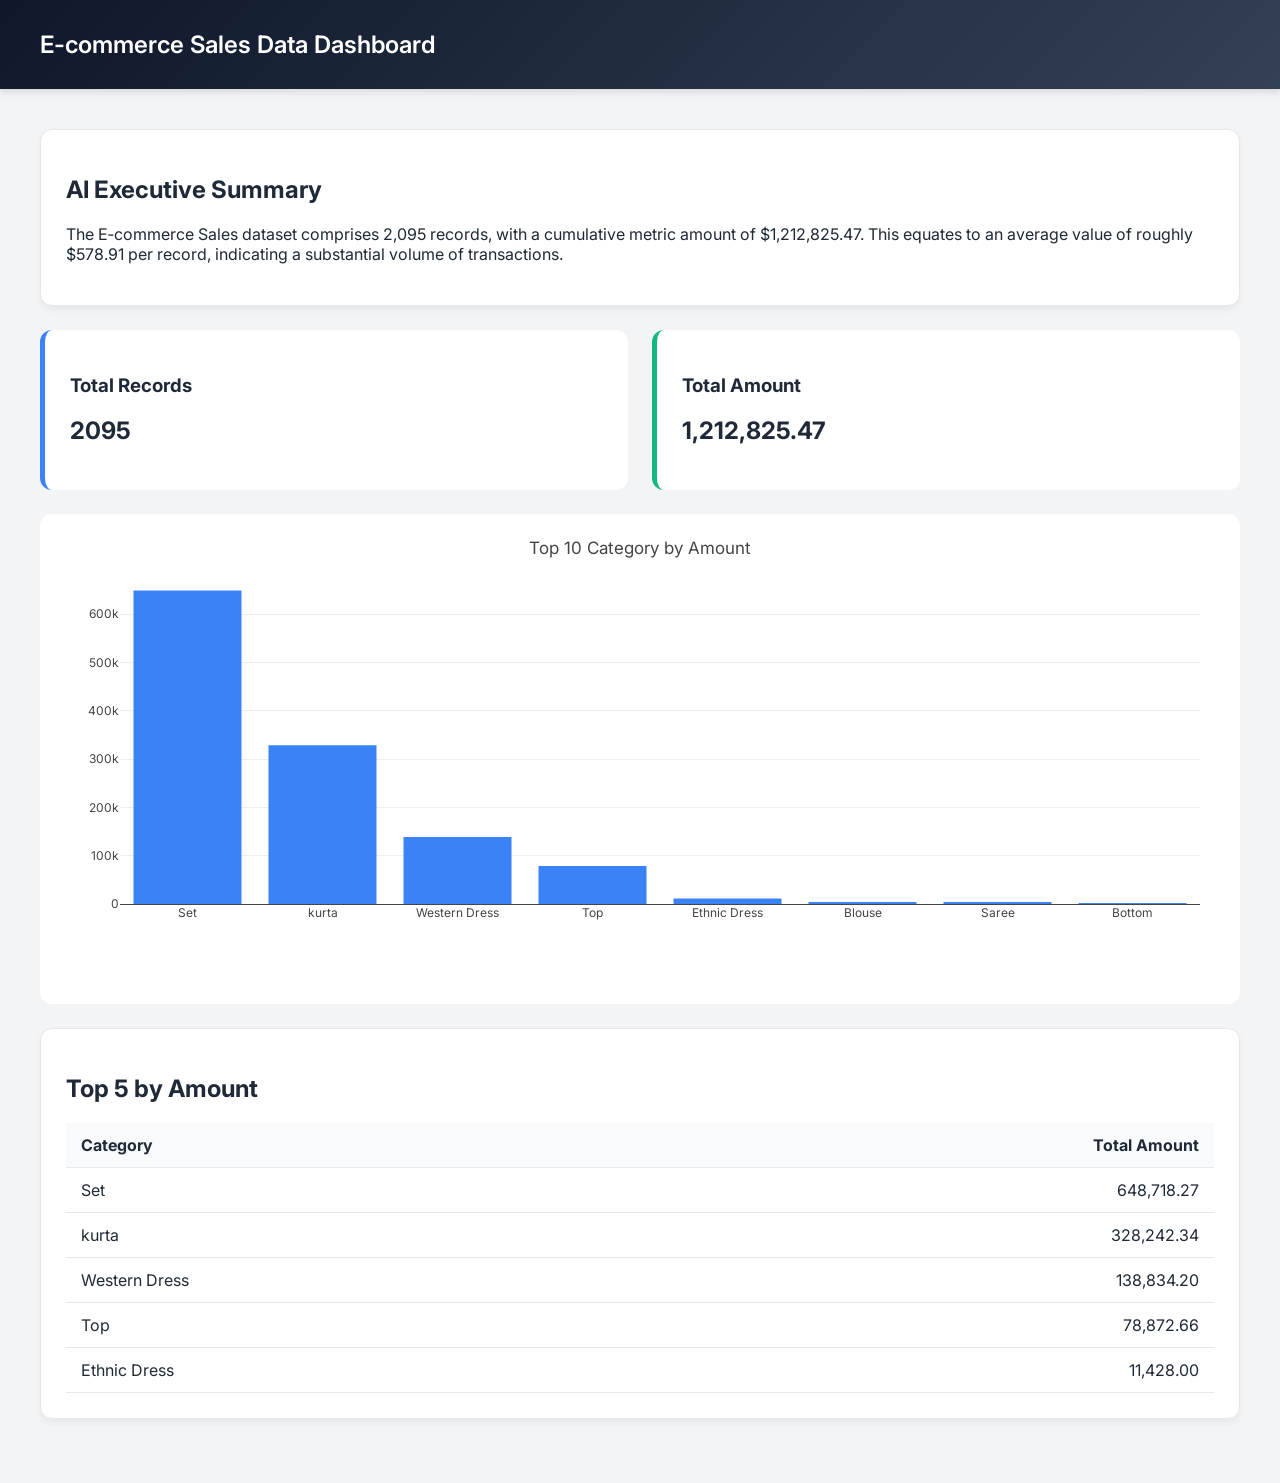
<file: project2-phase3/assets/amazon_sale_report-result.html>
<!DOCTYPE html>
            <html lang="en">
            <head>
                <meta charset="UTF-8">
                <title>E-commerce Sales Dashboard</title>
                <script src="https://cdn.plot.ly/plotly-latest.min.js"></script>
                <link href="https://fonts.googleapis.com/css2?family=Inter:wght@300;400;600;700&display=swap" rel="stylesheet">
                <style>
                    body { font-family: 'Inter', sans-serif; margin: 0; background: #f3f4f6; color: #1f2937; }
                    .header { background: linear-gradient(135deg, #0f172a 0%, #334155 100%); color: white; padding: 30px 40px; box-shadow: 0 4px 6px rgba(0,0,0,0.1); }
                    .header h1 { margin: 0; font-size: 24px; font-weight: 600; }
                    .container { padding: 40px; max-width: 1400px; margin: 0 auto; }
                    .card { background: white; padding: 25px; border-radius: 12px; margin-bottom: 24px; box-shadow: 0 4px 6px rgba(0,0,0,0.05); border: 1px solid #e5e7eb; }
                    .metrics { display: flex; gap: 24px; margin-bottom: 24px; }
                    .metric { background: white; padding: 25px; border-radius: 12px; flex: 1; border-left: 5px solid #3b82f6; }
                    table { width: 100%; border-collapse: collapse; margin-top: 10px; }
                    th, td { padding: 12px 15px; text-align: left; border-bottom: 1px solid #e5e7eb; }
                    th { background-color: #f9fafb; }
                    .chart-container { background: white; padding: 20px; border-radius: 12px; }
                </style>
            </head>
            <body>
                <div class="header">
                    <h1>E-commerce Sales Data Dashboard</h1>
                </div>
                <div class="container">
                    <div class="card">
                        <h2>AI Executive Summary</h2>
                        <p>The E‑commerce Sales dataset comprises 2,095 records, with a cumulative metric amount of $1,212,825.47. This equates to an average value of roughly $578.91 per record, indicating a substantial volume of transactions.</p>
                    </div>
                    <div class="metrics">
                        <div class="metric">
                            <h3>Total Records</h3>
                            <h2>2095</h2>
                        </div>
                        <div class="metric" style="border-left-color: #10b981;">
                            <h3>Total Amount</h3>
                            <h2>1,212,825.47</h2>
                        </div>
                    </div>
                    <div class="chart-container" id="chart-amazon_sale_report" style="margin-bottom: 24px;"></div>
                    <div class="card">
                        <h2>Top 5 by Amount</h2>
                        <table>
                            <thead>
                                <tr>
                                    <th>Category</th>
                                    <th style="text-align: right;">Total Amount</th>
                                </tr>
                            </thead>
                            <tbody>
                                <tr><td>Set</td><td style='text-align: right;'>648,718.27</td></tr><tr><td>kurta</td><td style='text-align: right;'>328,242.34</td></tr><tr><td>Western Dress</td><td style='text-align: right;'>138,834.20</td></tr><tr><td>Top</td><td style='text-align: right;'>78,872.66</td></tr><tr><td>Ethnic Dress</td><td style='text-align: right;'>11,428.00</td></tr>
                            </tbody>
                        </table>
                    </div>
                </div>
                <script>
                    var chartData = {"Set": 648718.27, "kurta": 328242.34, "Western Dress": 138834.2, "Top": 78872.66, "Ethnic Dress": 11428.0, "Blouse": 3925.0, "Saree": 2428.0, "Bottom": 377.0};
                    Plotly.newPlot('chart-amazon_sale_report', [{
                        x: Object.keys(chartData),
                        y: Object.values(chartData),
                        type: 'bar',
                        marker: {color: '#3b82f6'}
                    }], {
                        font: { family: 'Inter, sans-serif' },
                        paper_bgcolor: 'rgba(0,0,0,0)',
                        plot_bgcolor: 'rgba(0,0,0,0)',
                        margin: {t: 40, b: 80, l: 60, r: 20},
                        title: 'Top 10 Category by Amount'
                    });
                </script>
            </body>
            </html>
</file>
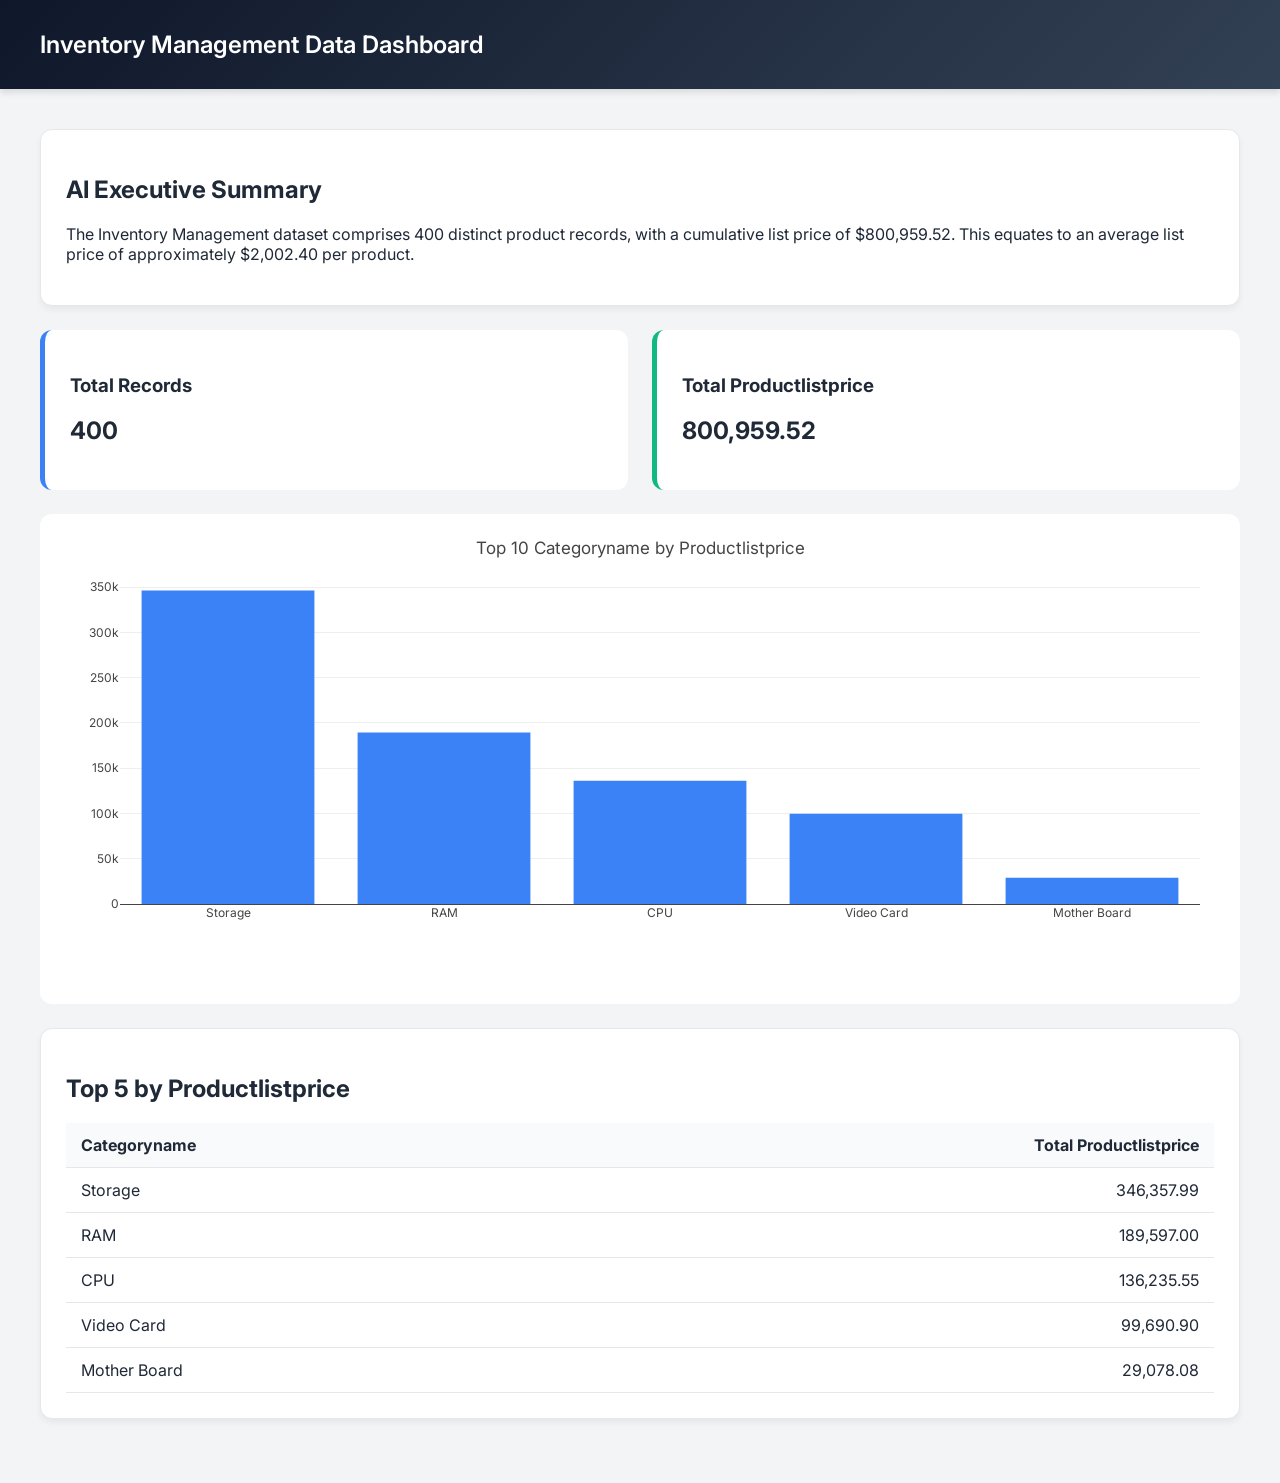
<file: project2-phase3/assets/inventory_management-result.html>
<!DOCTYPE html>
            <html lang="en">
            <head>
                <meta charset="UTF-8">
                <title>Inventory Management Dashboard</title>
                <script src="https://cdn.plot.ly/plotly-latest.min.js"></script>
                <link href="https://fonts.googleapis.com/css2?family=Inter:wght@300;400;600;700&display=swap" rel="stylesheet">
                <style>
                    body { font-family: 'Inter', sans-serif; margin: 0; background: #f3f4f6; color: #1f2937; }
                    .header { background: linear-gradient(135deg, #0f172a 0%, #334155 100%); color: white; padding: 30px 40px; box-shadow: 0 4px 6px rgba(0,0,0,0.1); }
                    .header h1 { margin: 0; font-size: 24px; font-weight: 600; }
                    .container { padding: 40px; max-width: 1400px; margin: 0 auto; }
                    .card { background: white; padding: 25px; border-radius: 12px; margin-bottom: 24px; box-shadow: 0 4px 6px rgba(0,0,0,0.05); border: 1px solid #e5e7eb; }
                    .metrics { display: flex; gap: 24px; margin-bottom: 24px; }
                    .metric { background: white; padding: 25px; border-radius: 12px; flex: 1; border-left: 5px solid #3b82f6; }
                    table { width: 100%; border-collapse: collapse; margin-top: 10px; }
                    th, td { padding: 12px 15px; text-align: left; border-bottom: 1px solid #e5e7eb; }
                    th { background-color: #f9fafb; }
                    .chart-container { background: white; padding: 20px; border-radius: 12px; }
                </style>
            </head>
            <body>
                <div class="header">
                    <h1>Inventory Management Data Dashboard</h1>
                </div>
                <div class="container">
                    <div class="card">
                        <h2>AI Executive Summary</h2>
                        <p>The Inventory Management dataset comprises 400 distinct product records, with a cumulative list price of $800,959.52. This equates to an average list price of approximately $2,002.40 per product.</p>
                    </div>
                    <div class="metrics">
                        <div class="metric">
                            <h3>Total Records</h3>
                            <h2>400</h2>
                        </div>
                        <div class="metric" style="border-left-color: #10b981;">
                            <h3>Total Productlistprice</h3>
                            <h2>800,959.52</h2>
                        </div>
                    </div>
                    <div class="chart-container" id="chart-inventory_management" style="margin-bottom: 24px;"></div>
                    <div class="card">
                        <h2>Top 5 by Productlistprice</h2>
                        <table>
                            <thead>
                                <tr>
                                    <th>Categoryname</th>
                                    <th style="text-align: right;">Total Productlistprice</th>
                                </tr>
                            </thead>
                            <tbody>
                                <tr><td>Storage</td><td style='text-align: right;'>346,357.99</td></tr><tr><td>RAM</td><td style='text-align: right;'>189,597.00</td></tr><tr><td>CPU</td><td style='text-align: right;'>136,235.55</td></tr><tr><td>Video Card</td><td style='text-align: right;'>99,690.90</td></tr><tr><td>Mother Board</td><td style='text-align: right;'>29,078.08</td></tr>
                            </tbody>
                        </table>
                    </div>
                </div>
                <script>
                    var chartData = {"Storage": 346357.99, "RAM": 189597.0, "CPU": 136235.55, "Video Card": 99690.9, "Mother Board": 29078.08};
                    Plotly.newPlot('chart-inventory_management', [{
                        x: Object.keys(chartData),
                        y: Object.values(chartData),
                        type: 'bar',
                        marker: {color: '#3b82f6'}
                    }], {
                        font: { family: 'Inter, sans-serif' },
                        paper_bgcolor: 'rgba(0,0,0,0)',
                        plot_bgcolor: 'rgba(0,0,0,0)',
                        margin: {t: 40, b: 80, l: 60, r: 20},
                        title: 'Top 10 Categoryname by Productlistprice'
                    });
                </script>
            </body>
            </html>
</file>
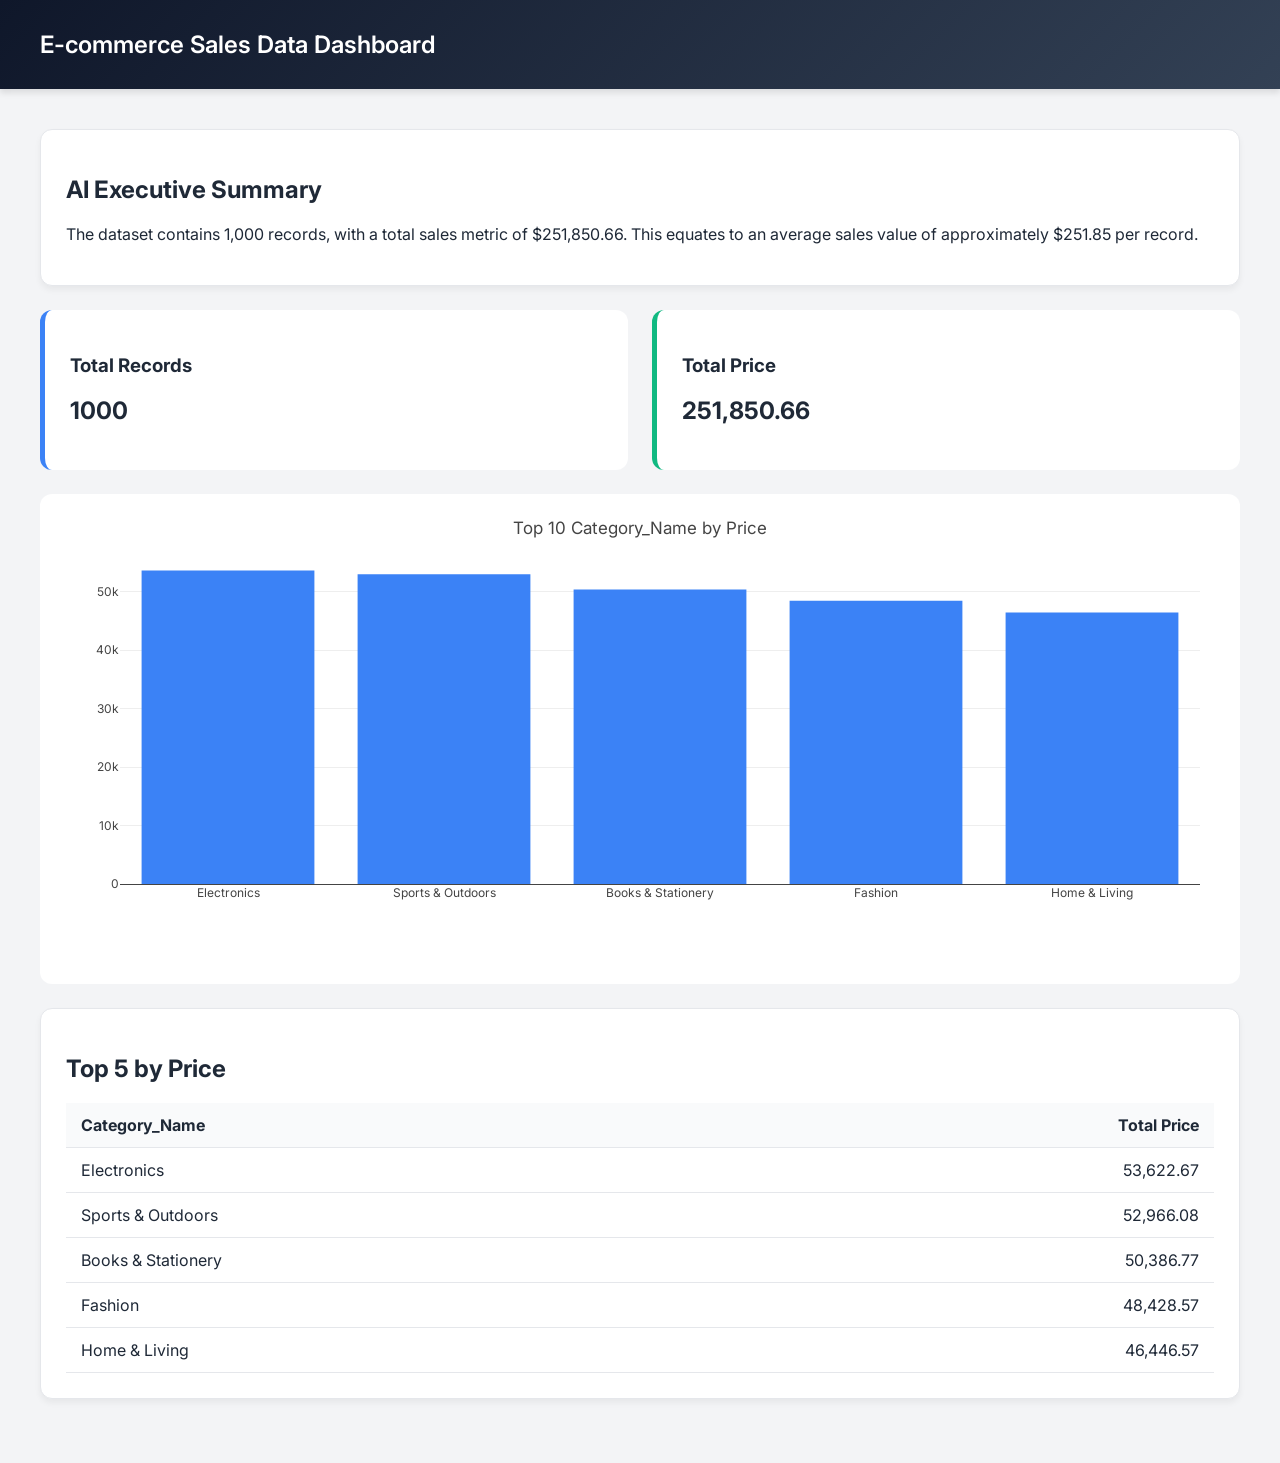
<file: project2-phase3/assets/online_retail-result.html>
<!DOCTYPE html>
            <html lang="en">
            <head>
                <meta charset="UTF-8">
                <title>E-commerce Sales Dashboard</title>
                <script src="https://cdn.plot.ly/plotly-latest.min.js"></script>
                <link href="https://fonts.googleapis.com/css2?family=Inter:wght@300;400;600;700&display=swap" rel="stylesheet">
                <style>
                    body { font-family: 'Inter', sans-serif; margin: 0; background: #f3f4f6; color: #1f2937; }
                    .header { background: linear-gradient(135deg, #0f172a 0%, #334155 100%); color: white; padding: 30px 40px; box-shadow: 0 4px 6px rgba(0,0,0,0.1); }
                    .header h1 { margin: 0; font-size: 24px; font-weight: 600; }
                    .container { padding: 40px; max-width: 1400px; margin: 0 auto; }
                    .card { background: white; padding: 25px; border-radius: 12px; margin-bottom: 24px; box-shadow: 0 4px 6px rgba(0,0,0,0.05); border: 1px solid #e5e7eb; }
                    .metrics { display: flex; gap: 24px; margin-bottom: 24px; }
                    .metric { background: white; padding: 25px; border-radius: 12px; flex: 1; border-left: 5px solid #3b82f6; }
                    table { width: 100%; border-collapse: collapse; margin-top: 10px; }
                    th, td { padding: 12px 15px; text-align: left; border-bottom: 1px solid #e5e7eb; }
                    th { background-color: #f9fafb; }
                    .chart-container { background: white; padding: 20px; border-radius: 12px; }
                </style>
            </head>
            <body>
                <div class="header">
                    <h1>E-commerce Sales Data Dashboard</h1>
                </div>
                <div class="container">
                    <div class="card">
                        <h2>AI Executive Summary</h2>
                        <p>The dataset contains 1,000 records, with a total sales metric of $251,850.66. This equates to an average sales value of approximately $251.85 per record.</p>
                    </div>
                    <div class="metrics">
                        <div class="metric">
                            <h3>Total Records</h3>
                            <h2>1000</h2>
                        </div>
                        <div class="metric" style="border-left-color: #10b981;">
                            <h3>Total Price</h3>
                            <h2>251,850.66</h2>
                        </div>
                    </div>
                    <div class="chart-container" id="chart-online_retail" style="margin-bottom: 24px;"></div>
                    <div class="card">
                        <h2>Top 5 by Price</h2>
                        <table>
                            <thead>
                                <tr>
                                    <th>Category_Name</th>
                                    <th style="text-align: right;">Total Price</th>
                                </tr>
                            </thead>
                            <tbody>
                                <tr><td>Electronics</td><td style='text-align: right;'>53,622.67</td></tr><tr><td>Sports & Outdoors</td><td style='text-align: right;'>52,966.08</td></tr><tr><td>Books & Stationery</td><td style='text-align: right;'>50,386.77</td></tr><tr><td>Fashion</td><td style='text-align: right;'>48,428.57</td></tr><tr><td>Home & Living</td><td style='text-align: right;'>46,446.57</td></tr>
                            </tbody>
                        </table>
                    </div>
                </div>
                <script>
                    var chartData = {"Electronics": 53622.67, "Sports & Outdoors": 52966.08, "Books & Stationery": 50386.77, "Fashion": 48428.57, "Home & Living": 46446.57};
                    Plotly.newPlot('chart-online_retail', [{
                        x: Object.keys(chartData),
                        y: Object.values(chartData),
                        type: 'bar',
                        marker: {color: '#3b82f6'}
                    }], {
                        font: { family: 'Inter, sans-serif' },
                        paper_bgcolor: 'rgba(0,0,0,0)',
                        plot_bgcolor: 'rgba(0,0,0,0)',
                        margin: {t: 40, b: 80, l: 60, r: 20},
                        title: 'Top 10 Category_Name by Price'
                    });
                </script>
            </body>
            </html>
</file>
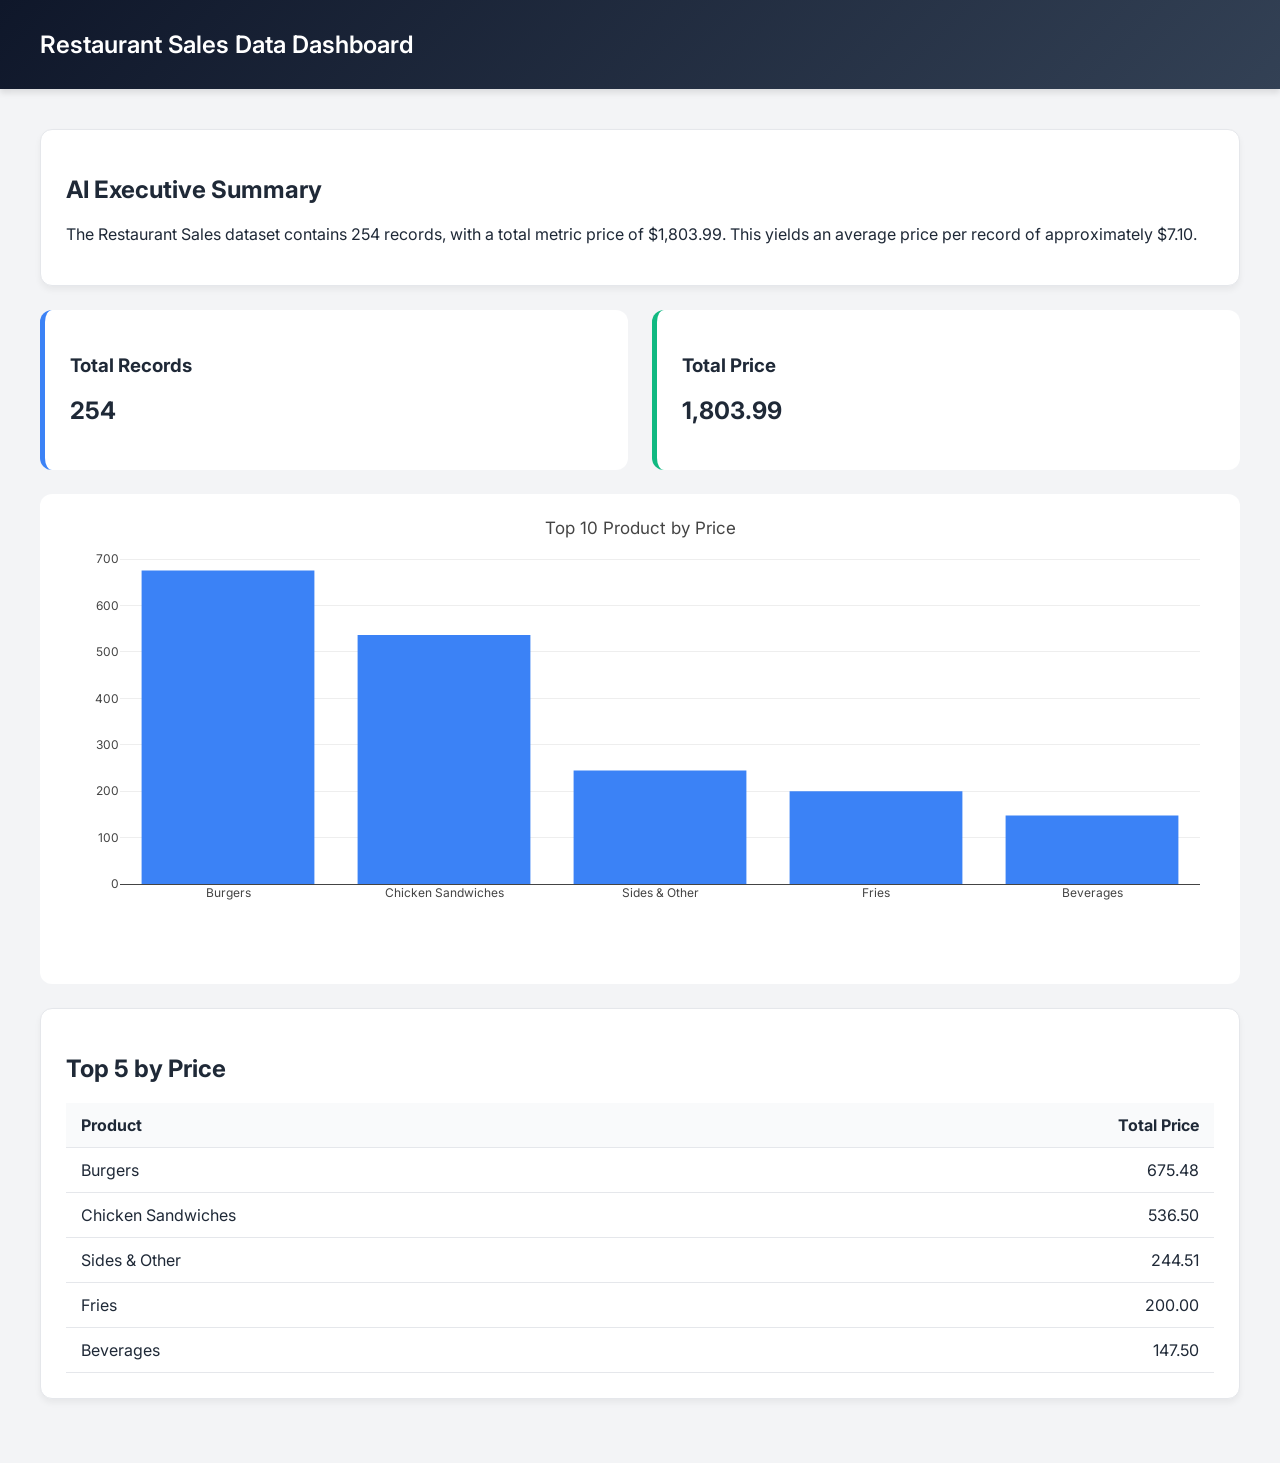
<file: project2-phase3/assets/restaurant_sales-result.html>
<!DOCTYPE html>
            <html lang="en">
            <head>
                <meta charset="UTF-8">
                <title>Restaurant Sales Dashboard</title>
                <script src="https://cdn.plot.ly/plotly-latest.min.js"></script>
                <link href="https://fonts.googleapis.com/css2?family=Inter:wght@300;400;600;700&display=swap" rel="stylesheet">
                <style>
                    body { font-family: 'Inter', sans-serif; margin: 0; background: #f3f4f6; color: #1f2937; }
                    .header { background: linear-gradient(135deg, #0f172a 0%, #334155 100%); color: white; padding: 30px 40px; box-shadow: 0 4px 6px rgba(0,0,0,0.1); }
                    .header h1 { margin: 0; font-size: 24px; font-weight: 600; }
                    .container { padding: 40px; max-width: 1400px; margin: 0 auto; }
                    .card { background: white; padding: 25px; border-radius: 12px; margin-bottom: 24px; box-shadow: 0 4px 6px rgba(0,0,0,0.05); border: 1px solid #e5e7eb; }
                    .metrics { display: flex; gap: 24px; margin-bottom: 24px; }
                    .metric { background: white; padding: 25px; border-radius: 12px; flex: 1; border-left: 5px solid #3b82f6; }
                    table { width: 100%; border-collapse: collapse; margin-top: 10px; }
                    th, td { padding: 12px 15px; text-align: left; border-bottom: 1px solid #e5e7eb; }
                    th { background-color: #f9fafb; }
                    .chart-container { background: white; padding: 20px; border-radius: 12px; }
                </style>
            </head>
            <body>
                <div class="header">
                    <h1>Restaurant Sales Data Dashboard</h1>
                </div>
                <div class="container">
                    <div class="card">
                        <h2>AI Executive Summary</h2>
                        <p>The Restaurant Sales dataset contains 254 records, with a total metric price of $1,803.99. This yields an average price per record of approximately $7.10.</p>
                    </div>
                    <div class="metrics">
                        <div class="metric">
                            <h3>Total Records</h3>
                            <h2>254</h2>
                        </div>
                        <div class="metric" style="border-left-color: #10b981;">
                            <h3>Total Price</h3>
                            <h2>1,803.99</h2>
                        </div>
                    </div>
                    <div class="chart-container" id="chart-restaurant_sales" style="margin-bottom: 24px;"></div>
                    <div class="card">
                        <h2>Top 5 by Price</h2>
                        <table>
                            <thead>
                                <tr>
                                    <th>Product</th>
                                    <th style="text-align: right;">Total Price</th>
                                </tr>
                            </thead>
                            <tbody>
                                <tr><td>Burgers</td><td style='text-align: right;'>675.48</td></tr><tr><td>Chicken Sandwiches</td><td style='text-align: right;'>536.50</td></tr><tr><td>Sides & Other</td><td style='text-align: right;'>244.51</td></tr><tr><td>Fries</td><td style='text-align: right;'>200.00</td></tr><tr><td>Beverages</td><td style='text-align: right;'>147.50</td></tr>
                            </tbody>
                        </table>
                    </div>
                </div>
                <script>
                    var chartData = {"Burgers": 675.48, "Chicken Sandwiches": 536.5, "Sides & Other": 244.51, "Fries": 200.0, "Beverages": 147.5};
                    Plotly.newPlot('chart-restaurant_sales', [{
                        x: Object.keys(chartData),
                        y: Object.values(chartData),
                        type: 'bar',
                        marker: {color: '#3b82f6'}
                    }], {
                        font: { family: 'Inter, sans-serif' },
                        paper_bgcolor: 'rgba(0,0,0,0)',
                        plot_bgcolor: 'rgba(0,0,0,0)',
                        margin: {t: 40, b: 80, l: 60, r: 20},
                        title: 'Top 10 Product by Price'
                    });
                </script>
            </body>
            </html>
</file>
<file: AI_Project2_Phase1/style.css>
:root {
  --ink: #172033;
  --muted: #667085;
  --soft: #f7f8fc;
  --card: #ffffff;
  --line: #e6e8f0;
  --purple: #6d4aff;
  --purple-dark: #5134d6;
  --blue: #3977ff;
  --lavender: #f0edff;
  --shadow: 0 18px 50px rgba(31, 27, 71, .08);
  --shadow-hover: 0 22px 60px rgba(31, 27, 71, .13);
}

* { box-sizing: border-box; margin: 0; padding: 0; }

html { scroll-behavior: smooth; }

body {
  font-family: Inter, ui-sans-serif, -apple-system, BlinkMacSystemFont, "Segoe UI", Roboto, Arial, sans-serif;
  background: #f7f8fc;
  color: var(--ink);
  line-height: 1.7;
  letter-spacing: 0;
}

body::selection {
  background: #dcd4ff;
  color: #21154e;
}

.hero {
  position: relative;
  overflow: hidden;
  min-height: 570px;
  display: flex;
  align-items: center;
  background:
    radial-gradient(circle at 15% 15%, rgba(124, 92, 255, .30), transparent 32%),
    radial-gradient(circle at 88% 18%, rgba(68, 118, 255, .24), transparent 30%),
    linear-gradient(135deg, #111735 0%, #1d1746 55%, #11152e 100%);
  color: white;
}

.hero::after {
  content: "";
  position: absolute;
  inset: auto 0 0;
  height: 120px;
  background: linear-gradient(to top, rgba(247,248,252,.12), transparent);
  pointer-events: none;
}

.hero-orb {
  position: absolute;
  width: 380px;
  height: 380px;
  border: 1px solid rgba(255,255,255,.10);
  border-radius: 50%;
}

.hero-orb-one { left: -210px; top: -120px; }
.hero-orb-two { right: -180px; bottom: -180px; }

.hero-inner {
  position: relative;
  z-index: 2;
  width: min(1000px, calc(100% - 40px));
  margin: auto;
  text-align: center;
  padding: 90px 0 100px;
}

.eyebrow {
  display: inline-block;
  margin-bottom: 22px;
  padding: 8px 16px;
  border: 1px solid rgba(255,255,255,.18);
  border-radius: 999px;
  background: rgba(255,255,255,.07);
  color: #cfc8ff;
  font-size: .78rem;
  font-weight: 800;
  letter-spacing: .15em;
}

.hero h1 {
  font-size: clamp(2.8rem, 7vw, 5.7rem);
  line-height: .98;
  letter-spacing: -.055em;
  font-weight: 850;
  margin-bottom: 22px;
}

.hero h1 span {
  background: linear-gradient(90deg, #c8bfff, #8faeff);
  -webkit-background-clip: text;
  background-clip: text;
  color: transparent;
}

.hero-subtitle {
  color: #ddd9f5;
  font-size: 1.35rem;
  font-weight: 600;
  margin-bottom: 28px;
}

.identity {
  display: inline-flex;
  flex-direction: column;
  gap: 3px;
  margin-bottom: 24px;
  color: #c9cce0;
  font-size: .98rem;
}

.identity strong {
  color: white;
  font-size: 1.1rem;
}

.hero-description {
  max-width: 700px;
  margin: auto;
  color: #bfc3d8;
  font-size: 1.05rem;
}

.page {
  width: min(1120px, calc(100% - 36px));
  margin: -48px auto 0;
  position: relative;
  z-index: 5;
  padding-bottom: 80px;
}

.intro-strip {
  display: grid;
  grid-template-columns: 1.1fr .9fr;
  gap: 35px;
  align-items: center;
  padding: 30px 34px;
  margin-bottom: 28px;
  border: 1px solid var(--line);
  border-radius: 20px;
  background: rgba(255,255,255,.94);
  box-shadow: var(--shadow);
}

.strip-label, .kicker, .card-label, .example-label {
  display: block;
  color: var(--purple-dark);
  font-size: .72rem;
  font-weight: 850;
  letter-spacing: .13em;
}

.intro-strip h2 {
  margin-top: 4px;
  font-size: 1.65rem;
  line-height: 1.25;
  letter-spacing: -.025em;
}

.intro-strip p {
  color: var(--muted);
}

.section-card {
  display: grid;
  grid-template-columns: 72px 1fr;
  gap: 24px;
  padding: 40px;
  margin-bottom: 28px;
  background: var(--card);
  border: 1px solid var(--line);
  border-radius: 22px;
  box-shadow: 0 10px 35px rgba(31,27,71,.045);
  transition: transform .2s ease, box-shadow .2s ease, border-color .2s ease;
}

.section-card:hover {
  transform: translateY(-2px);
  box-shadow: var(--shadow-hover);
  border-color: #dcd7ff;
}

.section-number {
  width: 50px;
  height: 50px;
  display: grid;
  place-items: center;
  border-radius: 15px;
  background: var(--lavender);
  color: var(--purple-dark);
  font-size: .82rem;
  font-weight: 850;
  letter-spacing: .04em;
}

.section-main h2 {
  margin: 4px 0 16px;
  font-size: clamp(1.65rem, 3vw, 2.25rem);
  line-height: 1.2;
  letter-spacing: -.035em;
}

.section-main h3 {
  margin: 32px 0 14px;
  font-size: 1.05rem;
  letter-spacing: -.01em;
}

.section-main > p {
  color: #4f596d;
  margin-bottom: 18px;
}

.section-main strong {
  color: #252d40;
}

.note {
  margin: 22px 0;
  padding: 20px 22px;
  border: 1px solid #ded8ff;
  border-left: 4px solid var(--purple);
  border-radius: 14px;
  background: #faf9ff;
}

.note strong {
  display: block;
  color: var(--purple-dark);
  margin-bottom: 4px;
}

.note p {
  color: #565f72;
  margin: 0;
}

.compare-grid {
  display: grid;
  grid-template-columns: repeat(2, minmax(0,1fr));
  gap: 18px;
  margin-top: 20px;
}

.compare-card {
  padding: 24px;
  border-radius: 17px;
  border: 1px solid var(--line);
}

.muted-card { background: #fafbfc; }
.accent-card { background: linear-gradient(145deg, #faf9ff, #f5f7ff); border-color: #dedcff; }

.compare-card h4 {
  font-size: 1.15rem;
  margin: 4px 0 17px;
}

.compare-card p, .compare-card li {
  color: #5f6879;
  font-size: .94rem;
}

.compare-card ul {
  margin: 16px 0 0 18px;
}

.compare-card li { margin-bottom: 6px; }

.card-label { color: #8b91a2; }

.accent-card .card-label { color: var(--purple-dark); }

.flow.horizontal {
  display: flex;
  align-items: center;
  gap: 8px;
  margin: 18px 0;
}

.flow-node {
  padding: 10px 12px;
  border: 1px solid #dfe2eb;
  border-radius: 10px;
  background: white;
  font-size: .82rem;
  font-weight: 750;
  white-space: nowrap;
}

.accent-card .flow-node {
  border-color: #d9d2ff;
  background: #fff;
}

.flow-line {
  flex: 1;
  min-width: 12px;
  height: 1px;
  background: #b9bdca;
  position: relative;
}

.flow-line::after {
  content: "";
  position: absolute;
  right: -1px;
  top: -3px;
  border-left: 5px solid #9ea4b4;
  border-top: 3px solid transparent;
  border-bottom: 3px solid transparent;
}

.code-block {
  padding: 17px 20px;
  margin: 18px 0;
  border-radius: 12px;
  background: #18172a;
  color: #dcd8ff;
  border: 1px solid #2c2a43;
  overflow-x: auto;
}

.code-block code {
  background: none;
  color: inherit;
  padding: 0;
  font-family: "SFMono-Regular", Consolas, "Liberation Mono", monospace;
}

.code-block.small { font-size: .88rem; }

code {
  padding: 2px 6px;
  border-radius: 6px;
  background: #f0eff7;
  color: #553bc2;
  font-family: "SFMono-Regular", Consolas, monospace;
  font-size: .9em;
}

.three-columns, .feature-grid, .concept-grid, .takeaway-grid {
  display: grid;
  grid-template-columns: repeat(3, minmax(0,1fr));
  gap: 14px;
  margin: 20px 0;
}

.three-columns > div, .feature-grid > div {
  padding: 18px;
  border: 1px solid var(--line);
  border-radius: 14px;
  background: #fbfbfd;
}

.three-columns strong, .feature-grid strong {
  display: block;
  margin-bottom: 5px;
}

.three-columns span, .feature-grid span {
  display: block;
  color: var(--muted);
  font-size: .9rem;
}

table {
  width: 100%;
  border-collapse: separate;
  border-spacing: 0;
  overflow: hidden;
  border: 1px solid var(--line);
  border-radius: 13px;
  margin: 18px 0;
}

th, td {
  text-align: left;
  padding: 14px 16px;
  border-bottom: 1px solid var(--line);
}

th {
  background: #f6f4ff;
  color: #4c35ad;
  font-size: .82rem;
  text-transform: uppercase;
  letter-spacing: .06em;
}

td { color: #596274; }

tr:last-child td { border-bottom: 0; }

.process {
  display: flex;
  align-items: center;
  gap: 8px;
  padding: 24px;
  margin: 18px 0;
  border: 1px solid var(--line);
  border-radius: 16px;
  background: #fafbff;
  overflow-x: auto;
}

.process-step {
  flex: 1;
  min-width: 130px;
  padding: 15px;
  border: 1px solid #dfe2ec;
  border-radius: 12px;
  background: white;
  text-align: center;
}

.process-step b {
  display: block;
  color: var(--purple);
  font-size: .72rem;
  margin-bottom: 4px;
}

.process-step span {
  display: block;
  color: #50596a;
  font-size: .86rem;
  font-weight: 650;
}

.process-connector {
  width: 25px;
  min-width: 25px;
  height: 1px;
  background: #b8bdc9;
  position: relative;
}

.process-connector::after {
  content: "";
  position: absolute;
  right: 0;
  top: -3px;
  border-left: 5px solid #a1a7b5;
  border-top: 3px solid transparent;
  border-bottom: 3px solid transparent;
}

.example-grid {
  display: grid;
  grid-template-columns: 1fr 1fr;
  gap: 16px;
}

.example-grid > div {
  padding: 20px;
  border-radius: 14px;
  background: #fafbfc;
  border: 1px solid var(--line);
}

.example-grid > div:last-child {
  background: #faf9ff;
  border-color: #dfd9ff;
}

.example-grid p {
  color: #5c6576;
  font-size: .92rem;
  margin-top: 7px;
}

.example-label {
  margin-bottom: 10px;
  color: #7d8493;
}

.flow-chain {
  display: flex;
  align-items: center;
  gap: 10px;
  padding: 24px 10px;
}

.flow-chain span {
  flex: 1;
  text-align: center;
  padding: 12px;
  border: 1px solid #dddfe8;
  border-radius: 10px;
  background: white;
  font-weight: 800;
}

.flow-chain i {
  height: 1px;
  flex: .4;
  background: #aaaebb;
  position: relative;
}

.flow-chain i::after {
  content: "";
  position: absolute;
  right: 0;
  top: -3px;
  border-left: 5px solid #999fad;
  border-top: 3px solid transparent;
  border-bottom: 3px solid transparent;
}

.graph-mini {
  position: relative;
  height: 140px;
  margin: 4px 0;
}

.g-node {
  position: absolute;
  z-index: 2;
  display: grid;
  place-items: center;
  padding: 8px 13px;
  border-radius: 9px;
  border: 1px solid #d9d4ff;
  background: white;
  color: #5036c1;
  font-size: .78rem;
  font-weight: 800;
}

.g-node.top { left: 50%; top: 0; transform: translateX(-50%); }
.g-node.middle { left: 50%; top: 48px; transform: translateX(-50%); }
.g-node.bottom-left { left: 17%; bottom: 0; }
.g-node.bottom-right { right: 17%; bottom: 0; }

.g-line, .g-branch {
  position: absolute;
  background: #b6b1d7;
  height: 1px;
  transform-origin: left center;
}

.g-line { width: 48px; left: 50%; top: 38px; transform: translateX(-50%) rotate(90deg); }
.g-branch { width: 72px; top: 77px; left: 50%; }
.g-branch.left { transform: rotate(145deg); }
.g-branch.right { transform: rotate(35deg); }

.analogy {
  display: grid;
  grid-template-columns: 1fr 1fr;
  gap: 16px;
  margin-top: 22px;
}

.analogy > div {
  padding: 20px;
  border-radius: 15px;
  background: #f8f7ff;
  border: 1px solid #e3defd;
}

.analogy strong, .analogy span {
  display: block;
}

.analogy strong {
  color: var(--purple-dark);
  margin-bottom: 5px;
}

.analogy span {
  color: #5e6677;
  font-size: .93rem;
}

.concept-grid { grid-template-columns: repeat(2,1fr); }

.concept-card {
  position: relative;
  padding: 23px 23px 23px 58px;
  border: 1px solid var(--line);
  border-radius: 16px;
  background: #fbfbfd;
}

.concept-index {
  position: absolute;
  left: 19px;
  top: 22px;
  width: 27px;
  height: 27px;
  display: grid;
  place-items: center;
  border-radius: 8px;
  background: #eeeaff;
  color: var(--purple-dark);
  font-size: .72rem;
  font-weight: 850;
}

.concept-card h4 {
  margin-bottom: 5px;
  font-size: 1rem;
}

.concept-card p {
  color: var(--muted);
  font-size: .9rem;
}

.graph-diagram {
  padding: 30px 25px;
  margin: 20px 0;
  border: 1px solid #dfdff0;
  border-radius: 17px;
  background: #fafaff;
}

.graph-row {
  display: flex;
  justify-content: center;
}

.graph-box {
  padding: 12px 22px;
  border: 1px solid #d8d4f4;
  border-radius: 10px;
  background: white;
  color: #4e3ab0;
  font-size: .78rem;
  font-weight: 800;
  letter-spacing: .06em;
  box-shadow: 0 5px 14px rgba(75,55,170,.05);
}

.graph-box.start { background: #f0edff; }
.graph-box.decision { border-color: #b9b0ff; background: #f7f5ff; }
.graph-box.end { background: #edf8f3; color: #177451; border-color: #cbe8dc; }

.graph-arrow, .branch-line, .merge-line {
  width: 1px;
  height: 26px;
  margin: auto;
  background: #aeb2c1;
}

.branch-row {
  display: grid;
  grid-template-columns: 1fr 1fr;
  max-width: 430px;
  margin: 0 auto;
}

.branch {
  position: relative;
  text-align: center;
  padding-top: 18px;
}

.branch::before {
  content: "";
  position: absolute;
  top: 0;
  width: 50%;
  height: 1px;
  background: #aeb2c1;
}

.branch:first-child::before { right: 0; }
.branch:last-child::before { left: 0; }

.branch-label {
  display: block;
  color: #72798a;
  font-size: .7rem;
  font-weight: 800;
  letter-spacing: .08em;
  margin-bottom: 8px;
}

.branch-line {
  height: 16px;
}

.merge-line {
  height: 22px;
  margin-top: 0;
}

.definition-list p {
  color: #5e6677;
  margin-bottom: 7px;
  font-size: .92rem;
}

.definition-list strong { color: #30384a; }

.orchestrator {
  padding: 28px;
  border: 1px solid #dedcff;
  border-radius: 18px;
  background: linear-gradient(145deg, #faf9ff, #f7f9ff);
  text-align: center;
}

.orch-node {
  display: inline-block;
  padding: 12px 22px;
  border-radius: 10px;
  background: white;
  border: 1px solid #d9d4f8;
  color: #4e38ae;
  font-size: .8rem;
  font-weight: 850;
  letter-spacing: .06em;
}

.orch-node.result {
  color: #177451;
  border-color: #cce7dc;
}

.orch-arrow {
  width: 1px;
  height: 25px;
  background: #aeb2c1;
  margin: 0 auto;
}

.orch-split {
  display: grid;
  grid-template-columns: repeat(3,1fr);
  gap: 12px;
  max-width: 650px;
  margin: 0 auto;
  position: relative;
  padding-top: 18px;
}

.orch-split::before {
  content: "";
  position: absolute;
  left: 16%;
  right: 16%;
  top: 0;
  height: 1px;
  background: #aeb2c1;
}

.orch-agent {
  padding: 15px;
  border: 1px solid #dfe1eb;
  border-radius: 12px;
  background: white;
  color: #596273;
  font-size: .8rem;
}

.orch-agent span {
  display: grid;
  place-items: center;
  width: 28px;
  height: 28px;
  margin: 0 auto 8px;
  border-radius: 50%;
  background: #eeeaff;
  color: var(--purple-dark);
  font-weight: 850;
}

.route {
  display: flex;
  align-items: stretch;
  gap: 10px;
  margin: 25px 0;
}

.route-step {
  flex: 1;
  padding: 18px;
  border: 1px solid #ddd8fa;
  border-radius: 14px;
  background: #fbfaff;
}

.route-step b {
  display: block;
  color: var(--purple);
  font-size: .7rem;
  margin-bottom: 8px;
}

.route-step strong, .route-step span { display: block; }

.route-step strong { font-size: .9rem; }

.route-step span {
  color: var(--muted);
  font-size: .78rem;
  margin-top: 3px;
}

.route-arrow {
  display: grid;
  place-items: center;
  color: #9a9fb0;
  font-size: 1.2rem;
}

.example-list {
  margin: 20px 0;
  border: 1px solid var(--line);
  border-radius: 14px;
  overflow: hidden;
}

.example-list p {
  display: flex;
  justify-content: space-between;
  gap: 15px;
  padding: 13px 17px;
  margin: 0;
  border-bottom: 1px solid var(--line);
  background: #fff;
}

.example-list p:last-child { border-bottom: 0; }

.example-list span { color: var(--purple-dark); }

.feature-grid { grid-template-columns: repeat(4,1fr); }

.feature-grid > div { min-height: 110px; }

.feature-grid strong { color: #30384a; }

.feature-grid span { color: var(--muted); }

.featured-section {
  border-color: #d9d2ff;
  background: linear-gradient(145deg, #fff, #fbfaff);
}

.takeaways {
  background: #151936;
  color: white;
  border-color: #272d55;
}

.takeaways .section-number {
  background: rgba(255,255,255,.1);
  color: #cfc8ff;
}

.takeaways .section-main h2 { color: white; }
.takeaways .kicker { color: #a99cff; }

.takeaway-grid {
  grid-template-columns: repeat(3,1fr);
}

.takeaway-grid > div {
  padding: 18px;
  border: 1px solid rgba(255,255,255,.09);
  border-radius: 14px;
  background: rgba(255,255,255,.045);
}

.takeaway-grid strong, .takeaway-grid span {
  display: block;
}

.takeaway-grid strong {
  color: #d8d2ff;
  margin-bottom: 5px;
}

.takeaway-grid span {
  color: #b9bfd5;
  font-size: .88rem;
}

.footer {
  display: flex;
  justify-content: space-between;
  align-items: center;
  gap: 20px;
  padding: 30px max(22px, calc((100% - 1120px)/2));
  background: #10132a;
  color: #b9bfd4;
}

.footer strong, .footer span { display: block; }
.footer strong { color: white; margin-bottom: 4px; }
.footer span { font-size: .84rem; }
.footer time { color: #d5d1ff; font-weight: 750; white-space: nowrap; }

@media (max-width: 900px) {
  .intro-strip { grid-template-columns: 1fr; }
  .three-columns, .feature-grid { grid-template-columns: repeat(2,1fr); }
  .takeaway-grid { grid-template-columns: repeat(2,1fr); }
  .route { flex-wrap: wrap; }
  .route-step { min-width: calc(50% - 20px); }
}

@media (max-width: 700px) {
  .hero { min-height: 520px; }
  .hero-inner { padding: 70px 0 80px; }
  .page { width: min(100% - 20px, 1120px); margin-top: -28px; }
  .section-card { grid-template-columns: 1fr; padding: 27px 22px; gap: 14px; }
  .section-number { width: 43px; height: 43px; border-radius: 12px; }
  .compare-grid, .example-grid, .analogy, .concept-grid { grid-template-columns: 1fr; }
  .three-columns, .feature-grid, .takeaway-grid { grid-template-columns: 1fr; }
  .process { align-items: stretch; flex-direction: column; }
  .process-connector { width: 1px; height: 18px; margin: auto; }
  .process-connector::after {
    top: auto; bottom: -1px; right: -2px;
    border-left: 3px solid transparent;
    border-right: 3px solid transparent;
    border-top: 5px solid #a1a7b5;
    border-bottom: 0;
  }
  .flow.horizontal { flex-wrap: wrap; }
  .flow-line { min-width: 20px; }
  .branch-row { max-width: 100%; }
  .orch-split { grid-template-columns: 1fr; padding-top: 10px; }
  .orch-split::before { display: none; }
  .route-step { min-width: 100%; }
  .route-arrow { transform: rotate(90deg); height: 18px; width: 100%; }
  .footer { flex-direction: column; align-items: flex-start; }
}

@media (max-width: 430px) {
  .hero h1 { font-size: 2.55rem; }
  .hero-subtitle { font-size: 1.1rem; }
  .intro-strip { padding: 24px; }
  .section-main h2 { font-size: 1.65rem; }
  .flow-node { white-space: normal; text-align: center; }
}
</file>
